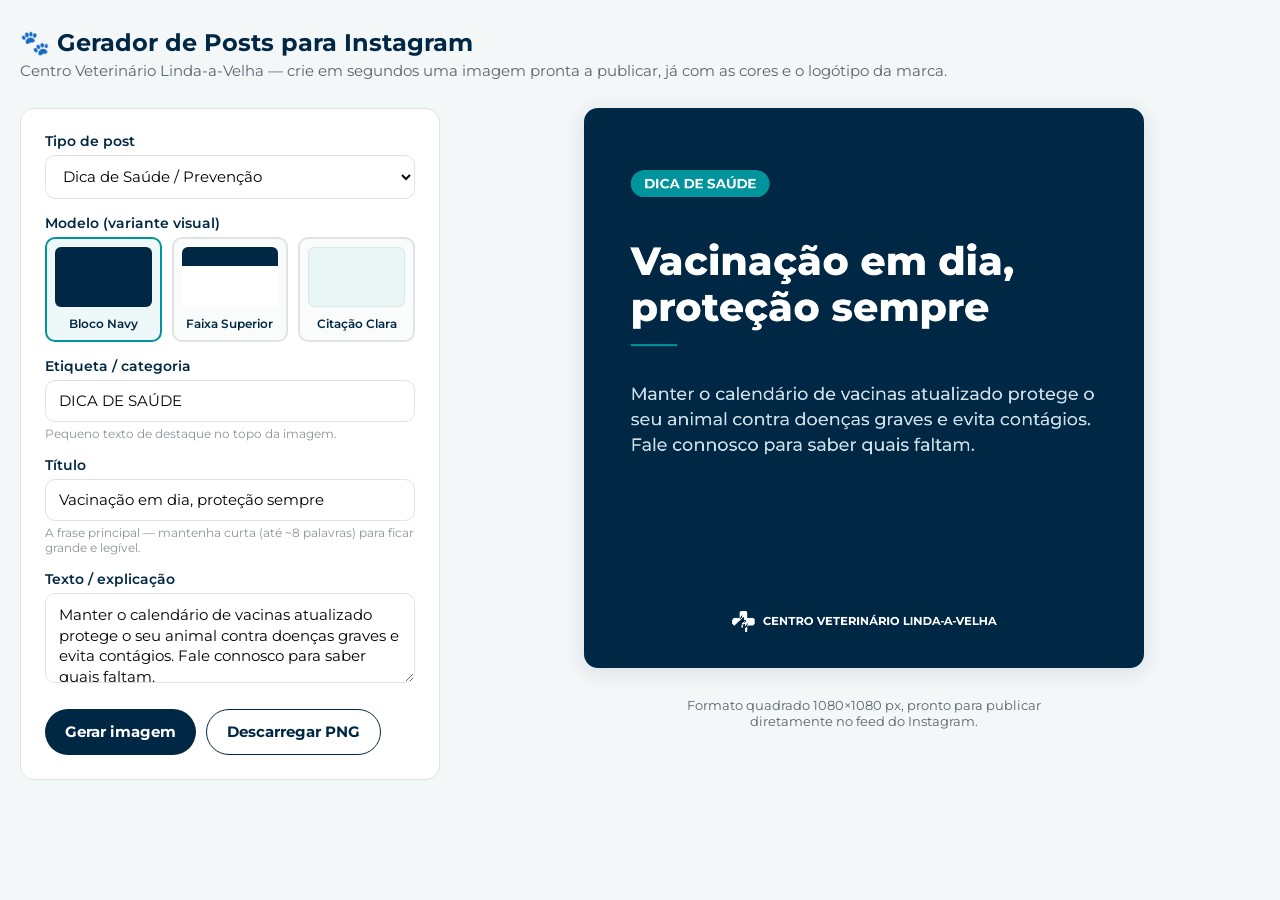
<file: CVLA_Gerador_Instagram.html>
<!DOCTYPE html>
<html lang="pt-PT">
<head>
<meta charset="UTF-8">
<meta name="viewport" content="width=device-width, initial-scale=1">
<title>Gerador de Posts Instagram — Centro Veterinário Linda-a-Velha</title>
<link rel="preconnect" href="https://fonts.googleapis.com">
<link href="https://fonts.googleapis.com/css2?family=Montserrat:wght@400;500;600;700;800&display=swap" rel="stylesheet">
<style>
  :root{
    --navy:#002845;
    --teal:#00949C;
    --gray:#5a646c;
    --bg-alt:#f4f7f8;
    --border:#dde3e6;
    --radius:14px;
  }
  *{box-sizing:border-box;}
  body{
    margin:0; font-family:'Montserrat',sans-serif; background:var(--bg-alt); color:#1a1a1a;
    padding:28px 20px 80px;
  }
  h1{ color:var(--navy); font-size:1.5rem; margin:0 0 4px; }
  .subtitle{ color:var(--gray); margin:0 0 28px; font-size:0.95rem; }
  .layout{ display:grid; grid-template-columns: 420px 1fr; gap:28px; max-width:1300px; margin:0 auto; align-items:start; }
  @media (max-width: 980px){ .layout{ grid-template-columns: 1fr; } }
  .panel{ background:#fff; border:1px solid var(--border); border-radius:var(--radius); padding:24px; }
  label{ display:block; font-weight:600; font-size:0.85rem; color:var(--navy); margin:16px 0 6px; }
  label:first-child{ margin-top:0; }
  select, input[type=text], textarea{
    width:100%; padding:11px 13px; border:1.5px solid var(--border); border-radius:10px;
    font-family:inherit; font-size:0.92rem; background:#fff;
  }
  textarea{ resize:vertical; min-height:90px; line-height:1.4; }
  .hint{ font-size:0.78rem; color:#8a949b; margin-top:4px; }
  .templates{ display:grid; grid-template-columns:repeat(3,1fr); gap:10px; }
  .tpl-card{
    border:2px solid var(--border); border-radius:10px; padding:8px; cursor:pointer; text-align:center;
    background:#fafcfc; transition:border-color .15s ease;
  }
  .tpl-card.active{ border-color:var(--teal); background:#eef8f9; }
  .tpl-card .swatch{ width:100%; height:60px; border-radius:6px; margin-bottom:6px; }
  .tpl-card span{ font-size:0.72rem; font-weight:600; color:var(--navy); }
  .swatch-a{ background:var(--navy); }
  .swatch-b{ background:linear-gradient(#002845 32%, #fff 32%); }
  .swatch-c{ background:#eaf5f6; border:1px solid #d5e8ea; }
  .actions{ display:flex; gap:10px; margin-top:22px; flex-wrap:wrap; }
  button{
    font-family:inherit; font-weight:700; font-size:0.92rem; padding:13px 20px; border-radius:999px;
    border:none; cursor:pointer;
  }
  .btn-navy{ background:var(--navy); color:#fff; }
  .btn-navy:hover{ background:#013a63; }
  .btn-outline{ background:#fff; color:var(--navy); border:1.5px solid var(--navy); }
  .preview-wrap{ display:flex; flex-direction:column; align-items:center; gap:16px; }
  #canvasHolder{
    width:100%; max-width:560px; aspect-ratio:1/1; background:#fff; border-radius:var(--radius);
    box-shadow:0 4px 22px rgba(0,40,69,0.12); overflow:hidden;
  }
  #canvasHolder canvas{ width:100%; height:100%; display:block; }
  .preview-note{ font-size:0.82rem; color:var(--gray); text-align:center; max-width:420px; }
</style>
</head>
<body>

<h1>🐾 Gerador de Posts para Instagram</h1>
<p class="subtitle">Centro Veterinário Linda-a-Velha — crie em segundos uma imagem pronta a publicar, já com as cores e o logótipo da marca.</p>

<div class="layout">

  <div class="panel">
    <label>Tipo de post</label>
    <select id="tipoPost">
      <option value="dica">Dica de Saúde / Prevenção</option>
      <option value="curiosidade">Curiosidade / Você sabia?</option>
      <option value="livre">Outro (personalizado)</option>
    </select>

    <label>Modelo (variante visual)</label>
    <div class="templates">
      <div class="tpl-card active" data-tpl="a">
        <div class="swatch swatch-a"></div>
        <span>Bloco Navy</span>
      </div>
      <div class="tpl-card" data-tpl="b">
        <div class="swatch swatch-b"></div>
        <span>Faixa Superior</span>
      </div>
      <div class="tpl-card" data-tpl="c">
        <div class="swatch swatch-c"></div>
        <span>Citação Clara</span>
      </div>
    </div>

    <label>Etiqueta / categoria</label>
    <input type="text" id="categoria" value="DICA DE SAÚDE">
    <div class="hint">Pequeno texto de destaque no topo da imagem.</div>

    <label>Título</label>
    <input type="text" id="titulo" value="Vacinação em dia, proteção sempre">
    <div class="hint">A frase principal — mantenha curta (até ~8 palavras) para ficar grande e legível.</div>

    <label>Texto / explicação</label>
    <textarea id="corpo">Manter o calendário de vacinas atualizado protege o seu animal contra doenças graves e evita contágios. Fale connosco para saber quais faltam.</textarea>

    <div class="actions">
      <button class="btn-navy" id="btnGerar">Gerar imagem</button>
      <button class="btn-outline" id="btnDownload">Descarregar PNG</button>
    </div>
  </div>

  <div class="preview-wrap">
    <div id="canvasHolder">
      <canvas id="cv" width="1080" height="1080"></canvas>
    </div>
    <p class="preview-note">Formato quadrado 1080×1080 px, pronto para publicar diretamente no feed do Instagram.</p>
  </div>

</div>

<script>
const LOGO_ICON_B64 = "[base64]/f1s8f4t73M9JT3/h6zVzs6/97u/+FuHkORKJRCKxP5jDHkAikUjMM0lkE4lEYh9JIptIJBL7SBLZRCKR2EeSyCYSicQ+kkQ2kUgk9pEksolEIrGPZIc9gMQBotr+KWbr66uGACJIfYtvV1QVVNv3a/OZ4/fbfH7zmYeNdvbJbvaPMaZ97/h993M2ZdL2d993RPZPYu8kkb2W2M2J2whrCOj44x3hFZEoLp375vGtP/7oicgOpLElhLDhsXabdrBtOkmIj+A+SeydJLJzztWKWSuezS0+uMG67b62+9hEETmCdK303ewrbUR27ILT/bwt318/v9l3zsr+S2xPEtk5ZbOTd6ci0L7W2k0FYS9CcNREZHw82wruHsVxGr9PYjZIIjuj7MbqkglT+J1YWsYYrLWY2j8ZQsB7395vNYZtReKwRWR87OPj2Wb/mo7PttnWSS6Ezb9eNvx9FF0oib2TRHbOGT+BdyvOtdDa+iHfFZKukO5aIA5ZUDZccLrj2amVz4SLSde1sotxJKGdX5LIXgNM8hnu9D2qSgjBN393n5v0+bPCVlZ9G0WxBZsufF3FPria3ycxOySRnVdkuDADduQEbgVUQNQAm6+UhxA2hCiJCM27NrPEthOLw/Y5Tprud/92zk1+H/XeCgHdzbbXv4dRCALxstV5uv59TP13tftNShxRksjOKE0cqzGmFYzGAlM81D7T+LwSiBEAXkE1gBgQ0DofZcOiFrW1Vn9PZuLne1+B9/SXjmEyy5VPfvQu4A7AAs8snP2655xzOOdb4Whu7fh2uZK/H3THoDq0TBs/tLp1MIbM2pHxExQRcD5gMhtfK4LiUYl+bCMZ3tcXJA0gAdMN0IC4t9TU+0OQAEGH4XKTL32JWURS0e4ZpfYjGmM2ihgeCQEjipgMEUMQ0CCEANqcygKoAdnoBlDv6/AtosjaxhIOhBCwYsAMBdSrEEKIn9+GNymZZKhRjBo8HglCkIBRc6j3eMCCxeLx4EHxGMnARtEVEbJ6/0Jz0VECikHADF0qXl3cn7XINsmUjchaVYayaVDiPmteZ7QW/[base64]/AsNp9/i9qKIivHn50bdcf+cDV0TVu9oU9yoEBRc83nsI8bVYg5gMA/h6nxsYcdlEH7cQNMTdF69qBKWVUFQQO+4Tljjb0ObClhwG80JyF8wJ44su1toogj6M+EIbuqLavTWfsV6VI48FldHP8BVE3SEzliK3vHnp8R8Afuzgtnpf+Szwz4/f8cDPDAaDuAAIhNrixxMvVCaLflzqfRWEgOKo3QdhzCfb3NsM1OCRaERDJ3Qs1BfDJLLzQBLZGaWdukPrn+2KZVvAJARU/Yb3Z6a2UM3GoHiAgavqj+6k1opgrCU3JorqJx/5TuBn920jjxY/dOKOiz+8Xg4oq7Jj4RsQizW2/k0Ej8YLnFB7XOpFNUJt6QIS3x/ERJEdKQ4Thu6XxMyTRHZG2VBboI7RHFqoFlXfhmAZ4kKOFTMiptpOUaMoN6e24uPjPj6SZZbqladuAj5z4Bt79Pj4iTsuvq/ygbJybSQBxsT9LhDFt96bGi3Yrsi2Nqt0FiKhFmYdFd3ETJPqyc4LEwPqZcRFMCmcKrohY5qs957gHMGVSFCsKtYIC0VG9cpT/4wksA3vfePSI3+++sJj/3k/t1ij0bdtFGNqV43RaK1293nn3w2mu74IELS1fBPzQbJkZ5WxEK7hwxv9rw3Rko0neVWWyFiMbXsfPFqtc2xpkSsvP/154MsOZJtml2/[base64]/de+7yyqgGhCbY61FOrvVh27ibJTYMGLJJpGdF9IvOcd0RbYR4ybioCpL1DvyzLJY2MWVF5/4buBzJIGdBneuv/L0zx9bKLAKEhyiAcUT1MWMvHaG0QmrSy6CuSRZsrPKNpYswcVIApu1lmyzwBVzXz1FZhh86qlbgRcPb0Pmnpv6N931e5WCEpMQjDGt1SohKqtX2eIjErNMsmTnlG6o1vhimIgiKP0igySw+82r668++98WRkADRqI/vJv4EWSsQE8K35orksjOKV0Ld1Rg4zQ1s4Y3nn8snc0Hww+tfeaZHyiyJpKjrmswLrASU3LjfWJeSL/mHNLUJG1OXt9ash5DwBIoP/30scMd5TXHjy3kgoaSqqo2qT2b4mPnkSSyM4oRQTRWg+3lOb08x1CXKAS89xRFQZZliFiMIfppcZSffvoXgCuHOPxrktde/Ji6z/zmw+pK1HmCBwlCJobcgjGKGI+xaYIxTySRnVGaBodNxEAT89rgqoqydHjvUY3ZXOodS/0M4K8d2sATF6+/7jjBedT7tmGlMQaCQ9VBU/sgMRckkZ1RuuX1mg6y0J1+CpV3dSysYjWw1O/xhUtPJDPpkHnt0mPaKywQ8CGgdZZYUAGXQrnmjSSyM0q3DXVTd0BEsDa2RDF5HkOFQqgt2Jzll55Mp+8RYe3lp/T4sQWQgAs+Cmyz8IWkZIQ5Iv2SM0pjvTaugmbamWVZ9MPavK5v6smN8vrlR5PAHjHe/OQj2stzfFXFi6TJILOH3mQyMV2SyM4ovvbnwdCqHc/sCiGQWcP6p5/53sMca2Jz1l98/[base64]/knPnfY40zsjMErT/xEntt2dpKYH9KvOcM0J2QTwtXWis0sJ5b6AO847DEmdsz3li8/cSKl1s4f2WEPIHF1aBi2+u5mehljGLz0+NuAPzy0wSWulqetyFc4t7G7cGJ2SZbsrFJHEYz387LWQhLYWeXdvcyCTyI7TySRnVXqbC4YrbiV/HmzzfILj/ziaEfFxKyTzsgZJc/[base64]/TtZpjNFEtlZRWs/rEg31/[base64]/kFwFs0c6M2cdEQyCTb/kPHI9pAWvWSedmjOAjM/2tPuzmWTJzi9vnySsafo/W6Si3TPKeEPTZOXMJV9+2ANI7J1k/[base64]/[base64]/QXWX3nyd4CvOuzBJhIHRXIXJKbBN/VP3Xdidb3CqUEl1lKw1pJnBXnRA5MzGFT0bv3gVwN3AH8P+DvAbx3u0BOJ/SVZsok90T91nwwqD4BkOVZik74ss1hrWb788PWLd3zt6yYYgneUpUNuvu8y5fplCCwt5P9i+eVnA6mmSWJOSSKbuGqOnXlABgMPWY7Jc3JrMARcOcCIxVWe4vSF1wOgImDz2F5VPWC47sQJ3rj0UGqbmphrksjOMmqAUN8fLNff+UCxWlaQF9heD/f8r72b6Ab4D4tnLj6kPlB5R6itXIoeNiuAgPrA4oljSWB3iFHwhz2IxFWTRPao0wpoLahHgx9848pyhc0hBHwVAEpgcfHOBx8auAp1HlUFKxRFH5MVuEFJUMdiL+fKpYeTwO4S0WE52ca5Esb2YnO0pJ17dEgiO3NsIrYHaM1ef/a+H0EMmHosIbB454MvGiOvVlVF8H7oYVUIIWBcRfAVVgNFWm/dNUbrot2JmSOJbGLXrK2tYW0fYzOceNQ5yrJERAauiu4LMQZFQaN7QFXoZ5aVV556H/Abh70NicRBkUyKxG55NjjFisFaS2YsiOCd4pwDwFhLnudkWbyGhxAoMsPKK48/RxLYxDVGEtnEbnnBmHjYGGOstTki8d+CxZiMPO8xeOHhv9C8DgJvvvjItwB3Hs6QE4nDI4lsYre8zRiDqrLyyV/rA4jY+iYYYxARFt/9da83PsS6yeN3Hd6QE4nDI/lkE7vlL3ivqChLZz+0oioxigAAQwgB7ytC8KWqggRqi/bkIY45kTg0kiWb2C1/3vheVZUostFkDSEQvMc5hx8MCD6+rm5b/trhDDeROFxm15LVbSIBZf7jXUIIWGtRbafkB8GvixkWfvEaEBFEDNZCbixqPeura4gIaltL9y7gPx7UIOeE6yFezEIIUPu+47Edf+/xX735d9ju/DhqjI93m+N5u+Ndt9v+EEa/Q2RX59C2n99hdi1Zka1vc07zI0dr8kBPqH8zXNACEa1FNu5zxYMPSJZhrQXAe0/v9H1/CvxPBznQeeIAL6IHwobtOejtM2aDXuzXuTS7InuN01g3ByywLJ0+98dqZPSANIpI/DuEEK2ueoyEAKqUZcXiqXv/5oEOdva5vvsPmTMD4jCFtjEMZIIFO+1zamZFdnwnbbXT5pFxS/YgxPaGOy7a0gUUISAx78wM97khoN4RvEMrxTsFBDKL5BllzAFNcbKJlsMS2iYKpvn+/dSMIyuy17qIbsfIPjgYkf2F1fUyRIHVDb+Dqo83Ql3qMMeaAkyOsQXG5vgost+93wOdJyYd8/Nw/I9vz8g2HdD2dQV2P/XlyIrsdlzrIjy+rfstssfPXPy2IIJYE1dXaksgfrcnqCOEKLQA/WKBft7PMpMTQ7sA7zh2+/2v7OtA54sbuv+Yd3fBQZ6347O/Jsa7uU2T2Y0uuMaJCQExfErZd5G9ca0cEIiFuAlgbHOg1j5YDRjVxonAlcsf+T8AlT31wJ+rhljcRDKWX3j8bfs50MRsISIbxO4gXF/NusEk40xE2uenwf6KrASMmp0X6BOGNVJrNivwN/fWau3OHBJGph22Dufx9Yv8PlUcvf7MOXljdQBiIYvRAqZjxeK1rrcXLQMRg4ilf+uD/8EjBOdABJMbpNeD1G5mN5QwKjyy4biYfaYptDsuCBrjHjeMYz9mwvsmsrZebRZ0ZFsaqVAm+GCMILXIZk1FzBDf313oATZcacZSOPceR7cN233+XiYc3S0zMvKveJJhUR93m/fxD5vty5l39xsrJahgi4KgIKoUWYYGxYghyzuJCMHhvcf7gPNrmKyoyyHGIAMTf9O37uB733rs9Af+ZPnlX5+xYM+pU6lovW8VA2gIYDphR/ULhXgBPDIVh7dhO0vRZPnEx0Xj+2zHVTUy9a8v+EUe3x8wGxaH29eqokgdqePplkYfP733oheH5y6YJFLtjlCkDhMSkVgyj01iQ5vPafZb/ccsW7rdq3Forj9b/cayL6fWPylOX3iWIFDHvEoIeB8P6sZvNfqbCGDq36w+kbQRhLDTC8FD2S3n/sS7Lbfp94gLaE/tYftmgT9oLdgmgqOeRXjt7J8JluCRZxvRUh9dTFLX0ZX2/B4/Lup/d6qXG4b7QxlqxchCbfPHpvtqetf3fRPZgInuAia7C8yYcEK9WUGBgJd6airxIa2fN4S4X9qr0ejnxh8lBhqrbG5PitnbgbjVlU2awe4FGS3SHPehGVa+l3oPTl9gXzh+5sKZtfUK7zxYS7/fZ+2Fh5f6t11ciZZq3Thxi/hCg62zjgQRRb2jKIptvzy75d4PeeeaKfEvAN869pJPyI3v+Wq8Q//gd/aynbPAStylAnVERxAQY6KbBqJ7rXusSRSWvS/e7PX9Wx+X21myqh603nLd6CHxwW0ScTE609VNXALD7691aFwrpugX3t/ogh34Y0dO1FpgYRjU7uqA+/HVv+ZmxWCQ4U2kFXAI9RXw4O+DQKgFcPf3nf3TnEtjB8E+CeydxY3vPbO6uo6vKjCGXhTYB4FvsNa2llSTDNG9ASPWlpUMU2d94UrybcZ77Na7xWtAegUiGcDfHn/NdXc++NVRaeyUN/1IMhJdoKqxQ4IqWZaR1TOMkZjPaVzg98z2x+V20UGGoThNEqnuNk8Kxeq6CMYt2e2+e2Z8sptZkaJh7N9+eJWqfa9BQINEMxZiXjH1zsHWO2FsmjBuERMINFPvMOFeNnl8Z/ey1fslgIKaEBOednkfif7X5nM7zrf6TlACRgOCYnXPgvuD2Y3vuRTIKPICb8FklvUXH1kinux/0LU+xi35kQNUDahgMosawTmHGMNrlx57bovv//qVgYuLY3VXhd7pe/908PLTXwT8Y+DtwM9XLnbHpVoH+CXgm/e64UeY662Y2u1iINTTYIVe0YsCYuqLnafNAFR8LUyH7aHd/PuN3dq+C2Ezoat9sjbfJCGn8dXWNTXU1+4rO3Q/1vddZMyineZ16tB8ss0Ja8f2pTFxSuy2uJioKtZmcUpha39C1y9V35vaqpx4L5s8vsN73eb5xirlau7VDH2wErej9dEShVdlaDUPv/uq+aPs5rt+xGPJshwxBmvjTOHYHV+7oqo/7+vqWlu6SRorFosPARGLEsiMYfB7z97KFkW7F26568NxIwWtKjAW75XeLee+YK18nzGGgOCcxs/NCoAXmHORhSakaCgQjQJsugp/CN2LN7J3gR8aSRut2aHFKsQFKwP4+t9hwwL4TheudB+mAQcmsuMWLLVPJerjcIopKIjB1tPB0asVeK1dCiZOKFQV00wP4gfvaEftNQ5u2+iCWhiv5n7Cp42OHbCATsX5C73T932pV8H2FrHGEDr71LkYMRBCGF148aMhY81z1loEm1WVd/gKj6eXKcCLWwzh3w88YIYrysYY1Ae8BryXer9I64rs9xYA/tM9b/zR5vV4NGuc1Rkh+rhjBbRA14qT2h8bcXuO89xfK1h2IHoq0V5q7ut3xruubSISZ75i6lUyMGY02cDUmYjtAvlm7iadfijkAV3yJnVX1RiOMkbrz7OxlUnXga8hdkbFj/pbXO279XicBvzhO6X2RLPIBWbEKlEZ3sZnU+Hqf8ofL9dKkAL38mM32Dy33ciBUEcUANi6d1ee5xsWHbq35csffnvrs3XlhtnKOMdvO/82xSJZgTU5ea9HqALBK74WWqeKb5IvVJB4kvzbq93oGeHVoVAERBRjwFqhdAOcG+CdI3jfpjVDGDryjzAawrY3gov3fuNzzsVb4yrR+vgYuhTtiH913Ee73W2a7J8l2xRs7iCdH9/m+cjiSRMWFHeOaf0rIxssgqmjsbU+8Zs0ToF2NRKAzMSrW4fRz9p6+Nvu6B3+Do3ltat70TZEp5kBxIyp5lMDagxOFTWGUDrMYm9nAxojv/nc94NtL2Yrn/y1swt3PPCcGwxdA5OKacQ6ttpauwDly4/9deBs/7aLf8fkBre+Cm7AlVef/sXNvv/4rXfJmjP0e0tIZk1VDUJVlfE7sgytLZLgQfGIZJg8b8oofu6qNnp2+PGFfu8nqqoCib7t4Bx+2GMtGm+qhMYCE0GMIbPFRJ/lTgVk2qml2zE+riIzeO9wzoMq0h6DtQVqhu4C7308cYzgjSHLDNVgjTy3ZFkWF9DrY7Q5jp3XkfCt7dwLW0XSdB7svqH98+DcBWNXV+/9SMRAdyNiULuCGhRfm/nRTRBjjesdJIooHQEY+mLwdfhHoA22E9H234IZDcIbu+++b9L9Vu/X+kIQ0HqBbXf3aCfeN+6RuE06DOuSANSdCHB+oztmZ/w952Lx4hAC2ekLr4nR57z3SNhoqTZ/L1/6yFJ2y/kVXy9odTrTvgZcjkN2gKfoZbCF33S1dATbI7eG1UsfPtO/7eIlH6I1oqr1NLCeLis0LiIwfeDLr2ajZ4nly4/8O+BTwP8R+DXgUeB1or/27cC7AAf8f4E/Af5S/dzfqT+iBP4YWKyfL4EVYGmLe4A/mMLwV+vvnXT/l8b+XY79+wng0yfOXPiTEAJeNU5ivcP5MIztag57k4FYVOLMy9p4TFdVhTGGoihaN5dzro16GY9Dbo7zcXfYjhAZFdrmYU6e2/2H7YDtgrcmrfA1iAi+HEAtwFmWkdvo73vj0iN3As0JFoBbgLcB76gfu57hgXIt8Ang08C37/J9X2JP3v3HoQpgi3rBTaNTWJrMu9Eg+NbnKkJZllRliRhDr9drLdtoNZQ4V1FkMHjl2aeBezYZwzPy5f/ZPbJwjPDKU18OnO3f+uCvloNBtGLx9VpYaEO2ROOC50JesPLCR+4Cntn9LkvMOL8C/MMTd1x8pfKhXmSNMcTeR8Mjt7Z2pcT1m7ye/TTHaNMMtI3IGGsEWlXVlgPYjUth30Q2xrqNpb6OZaV049lC58phjGBNoJ9nvPnC098N/Mt9GeQ1TH7yLnFBQTKsyaOghYBkQpZl+HKYcDDpNu6rBdpsMIJHpMJ95jd/DviOzcaweOoDsrY2IDt2giLv25VP/tqXFacu/kFVVRRFgQ9x4UxEMJKBEbQOVbKiHCtyXn/+4aPvgEwcFD924s4Lf3d9MCCEGPoWdLTWRmMotLrTuCs7ImuMuSqRHcko62rd1Yrstqvrxox80bDAxdjJ20l7M/UVZ/nyI3+JOMVJTJ83+zfffSLUotUsELQHHJBlWevz7tL16YUQKIoCY0wbgdD+xnj8Z575ZmBTXyzwHnnH1/w2WUF/aan1u1alA1WyoiAEFxc/DBhjESwBITgPrmSpn7H80pNJZBPj/O7xMxe+clC52nVgQcyIzmzmp9bO+bAVm/lsm/tu9NL++WRjLbz4d/AjQcDDq4hvT+Zev8/6S088DpzftzEllu073n+CLMNkhsxmIwdH6RyhqihDoMiykYOtu0CpIWCzjPUXH7kVuHvp7Id+3DmHeo9YS7/owdYC+0vZTXf/NlgW+n2sCGtVSQjRl42JlsawnXj0vQeiKyPGzNL4gROJcb7iyvOPKfDx7OZ73letr4PN2mNnNK12dLGrOb5lu4W/Zl2IjQI7boDu21EqIm1YUbMC2o1BiyF/Bmsz+v0if/2TD5f7NZZE5MSZC8cDhiJfiKut1hDqKk/DQPcYxrBZRlebRBJdBNcTF2GaFxE+89StbB0TS++We77FYyArotWsHlEfs21MjHcMxFjdGK/bZDJpHQNpkDzn9cuPPjTN/ZOYO97rPv0xve7OB2UwGFBV1UjExXjUTDQk2Hndgi2Etsu2Irvj+ozQZis1WFF8XTenWYCPAfeKqLDYz3j98uOfAW7a6Vckrp71KiBZQRWGYQpNeItYQ9BYRi/LcoLzSDQqR4gpilA6R37rBz8uIh9XXyF4ijyDbQQW+ETpPDbrETC8+cmHTiye+eAbgegr89pd9Y0hSoLgVaMQBxNL2+YW4IGp7qDEXPLmJx9SIFx3+/12bVBB28Ze2toPTeaYCe6q0zA2E9pNfbLNotVQHEfNZxGJgcI6DMWKn92xgqzBZtFv51HUeVw1AOfQ3/v1B4BkiRwcXyw33fvnkFH0FuMjEhj25vIxV67JdiiVIi8oelkfwnrpBrUVa6Lg1a4G7ysYrLHYt6y8/[base64]//1i+axn3pPVqXkUSyeDH3YapZX5u6C0JtlZrm77HvHK7UZa3AiijBedTEtiPBe6S9EniWFvssP59Wgw+apdvvkbKMU3SDAa3q3PEoWM1MxGtcvQfIbU4IjrKKmTKN/8rVqZtCDAhfWii48uJTO/1Nv8c1/t8NT41XZ2sqrcXizTr2Wl8lF37iqvnm9VeevLJ05v6/ubq6DgSMsWhuMJqhmJj2PxJ5UCdEidlSgIcz/uFrtvXJblpxrDWf4wm6cvmjXwJw7MyH/iiECvIsXiWcQ4wQXv3Ne5n/SvZHkkHp4jQos4iamPVSDcAMW3sbY8mkYPWFDx8H6N3+oSue4aJYO0UKDmPAf+rptwG/z87rX3zTdbff9ysxJtFMvHAPCYDUPv6Nzwpap1cnElfNd648//h3nnj3B2Vt3YEFIcOoqdO7q9AWmpL6Kr9N2OpmbCGyY+fOhoLLpo0gqNV7BSCo4DUGtDvvgMD1x45lJIE9LN6vYjD1FdgYhRDwrooXZ1MLLHHha/H2b1gL4MpyEOftTdGjEAi+wqAs9XsAf7jTAbzl9nNSukCltQ0cYu0FxA9XcpvjuX6PER0R2MZCaHxeS73tuywkEtvxxnOPKvA3ls5e/Ffee4KAxcYYbUAaa3Ys0WDvGV/dYiRjPrThS2x90matTxZAnacKVYxxxONeeebdwO/ueESJqZLfcrcElXr6DZmNFqnX0JmlxDTa2IyvaXy4jvQy1AHeIwioJ3z22TuBrYpvj/CWsxdkbbAeK2gJKCYWv2niEJtolPo4a4pNN/GxzYHYLCQYAkY95aefeQfzXyAmcXA80rv1/[base64]/nC498L/M7ypYf/bi9TMhNYfuWpr9jJdy7c/D4xN77v55ZXB7igOIXgfazz22lnvTUbL/KGYeTBDWfv+7Md7YBEYodcef6xD6IOaTIbOxW69kK22QeMiLVuVGNVxVhLoIkhA+rme8ePLwL86Z5GlpgKq5964ruOnb340yEEbJ6hQdDg8E7pH1tk7dIjLwK3bvERP7r6yjP/Wf7lX/VNwNntvu+GM/fLegmmKNoVWowhKwqk09fJl2UtttK2HIKmxKMhVmAcFqSxMqxsryoEvSYaKSYOlkf0c7912tz4vlcwFq0qNMsper32OCzqur5VXSJ0UmFwxny421uyEyzjgEFDXbUpz1hYWij6vQKxwkI/583Lj6al36PDW733ON9kusQDYHFhkbVLj3yUrQW24RurP/jErwL/[base64]/byuQjGWATomoVVlfXkHe895GFxQVZTdW4EtPjtxZ6ucTEGY19B5skHK1n8U1/PRlKaIz/FobdAiLbWLIbs2qaR6RZwAhKNVjDDdZxr/76EjuzjBIHxPGz53/M+4qlxYLly48p8FPEIt+7Edjt+J431koUiS4BG3PBVZurv4xU8RovrNFaszrsaWa0uwjWxNWaNv3W5hnkBdiM0isn7ri4N8dZItHhjeef+Jk8z9vaHnHR2E/01Y4cwxNmZpuLrMSMnkBsb61j77XWkmd5bN89GBC7jLC8561LTJOV5TdXyKzw5qV9s/Sqxdsv/JRkBVkRfVfOOaqqGul0qz5AqNsFxVZ32DqjMKbJDlNr46JqqGNi64yvJoGBOhVXBWtzbNGPhWaurFDcfG8S2sS0+FvrLz3x31sBX5Wxv1ptJEx0cYnp1N8YZXufbCcJoZv9FauLe9xgHcp1Vj/1Gyd3vx2J/SQ7ee8xvKf69Mc/uA8f/3bgy/NbP1isrZXRTy+2TVoILnYanVQcedwC6MbntgViFMZnUirDcC7vHNZa3MuP3R0+9cTdkveoBgN6t5wT4Af3YXsT1x7/zdJS7GQ17oudVHFrM2t2a5GV4W0kvVZiNXxXN9I7ccP1EKegiSPC4q0XxFeexeuuA3hkyh//V+XUvZ+X0+f/0A3K6KgidhrGmDYGVxBMfbNS3xAyGS4mjFoFZtgpkhB9YbXQBkY9s2LajqrvBO4Kn3riy7OFJZwP9G+++0emvL2Ja5Q3Lj2ivV5v2PC18dEy2V1wVfVk4zQudP42oODX10CU8HvP7CoDKLH/XH/rPRJCRt7LWXnxic9O+eO/s3/H/b9Y13yLR1CIzS6ttW21rtglNLaN0SaWWnVMWIfXeKmLcyOCBj9mDMQSi92HrLUE5ylOX/hZNLoSDBaTgfcVJ07fJW/ssDJYIrEVC718MQRWm+t/6ERotXmJnSxw0TBiEJhJZrBIXVM0aH0TJET/mUXIDBS9HLSEJLBHjf/nwBkGg3XKTz35caKlNxUWbr1Hspvv+jnvomhSubiKKjFVV50nk4zBCx/94kxM9KkGF7Nn6iIzMUuQaPUSp2FBHSE4VD3gEBPr1SoSc8e9Q7yD4NvaBSGAq8MIg8ZeYEHrfHNjWQsKcPO0tj1x7fKFTz76BgRcnS0JBmMyVAXvFOdC3Y/OQ/CxznaHbXyyw3CtZtonAEFxriLP9pAwltgP/lVx873/xcB7+jEF9j3T+uATdzwo62XAu4Ary2jFWojhV4qEYffPxdu/9s8Uv8EfO7FxXfN3J7V2GM7VFIWhTW+E7TNwVKAqA/nN7//MtLY/cU2TDT71sVPRIBBMnT3ZZB+ajtlqmjKgdB8bY5i1AHVSe7Qsxg7sUA1YjNWYEkcEeftX/41qUFL0ctY+9bH/ZVqfu3jrfbK8vByt0SwHMeQ2IzO28YuiqrGEYu2r345NxXYqGCTLcQMH8K+m+MGJa5eX0QDq2mJYsVEhHaNg8nG8RQjX2ArwSNaDB2N4/dJTD09zKxJ74gtZnlMs9ll/6YkfBL59Gh964swFWV9fJ6Bk1kbfa5a1CwFdkW1iYbvxhDu9jbOV6O4kl7wo+iCGt5y98DeufusTiSEiCi62rJlU12CzWgfZUDjHD+qmmHNzz0j2ztLCIsDFqW9J4mp5S/V7H5+mOfj3gV91VcCYDK91w0Uz7PI5YoniYwJXnUwwjYDVSSFfO6XyCl4YlKlNTWI69Hs5a24QC2HVjFuxk47QTaMLhtYr2KYcnjZtowPLLzz+e1PfisSR4PidH5LB6lp7gbXWxplSR1Qba7Xx8TcH2/CivTtxGxfQzYK+J712EsErmAy/[base64]/sXoR0K0QUrMEFZeG2+08Dr+75QxPXPP0iWzS7dIZtFNm6Wr7WOechBKqqQuqq4K6quO7YsRS7NX883D9135L3noXFxbpecEbWK8iKHIzgNaAqGJO1gppZS9Z2Kx5OncYXTLe6NTQC3DRvHF8v6C6uqWrsI/epJ5b6/X7stltHN8TnPaqeIIFBWZLfcvdJ4I8OfK8m5oovfPLR39E2Vju0RZC6LbjC7uJkh7QWiIHXLj2Sgrzni1/un7rvwcH6gKqqWF9f31IEt5raX029zb2weObBlcY/3EVEsFntTwac81x358UvPbCBJeaVWyfOtLqZsWOlOduMrw3WxdjJ1VgQtU/uH+3XFiQOnAfMje/7K4P1AWSWrIh+VxXb3kKdDqCdLEDRYTB2w0GKq4i04WJNpa/mcQBRj61DzrAGVLmyugaxsM0nDmygibkjMzbKqZgN1Qknvn7TZxqRbTN5YpHaImYSffPeh5o4CtiTH3hEg2J7PXp1m43SO3wz5QlD4Rx2kN2cgxLaxj/cjckdGglKCB5Tt76xWYava9jaU/d/3hC+WkKg/PTT/5zUhy6xS4yBbtiKihkp0r3h9ZMenOQLaw7itRef/E+mN9zEYbJ4+3kJlYc8R2yOV6F0gap0BB8vrIFYfLvttdXxvzZC170FDs5d0MywYOgTa6IfIPrGJGhMCbcF1haoGJyL6wz25N1/l9S+JrFL2owvGGmLtBkbXrFZncRhgQ9+fM+jTBw6i7efl7W1AWRZbHLYFNt2VWyIqSFWYQnDgu3jWV4TUa2bIR4c4+LfPBY0Fg2XoIjGwjSqCmIwC8cIqsiN73/k+Nnzqdh3YscYY/[base64]/XnHv2LI1XjlDHDYjwZQSROCZ0jVFXr48qMoSgKoO7z1QSfJ2aVJxZuu09W1wb0FhYgKEWWk9sMO3QFEXysh2lNFCQrkBliJTajdb8t8BrquNkousPuXBaIq/pibdtwUyUWgAuq8QZb3raj6xroHJfXR3dGFo1WBK8wqErKssSHiuBKBqsrhMGgNL6OkgiGLC/IFo5RBaG4+d7vveHsfcmFkJjIDXdc+JOmvIBowIrvuFQzVOzI6zNTnwDjhWYhRGsnlpqPwd1JZGeVJxZvv3D/+qAC7/FVRZYVIy8wdX325iLcCCdMjifYKivLMrpouh+0nW9rFm5/[base64]/tXHIfJICrENnNnkiCOvP80nW3fVCcC9iiT5ZlbXZUl2HGyqg3dLdFtsfpvm4/jqVuWOEk42An49vqOacBrEXynJBlLK9X5CfvElKhmcQuMd1q9uMK3TwXYue7FF0wO7y/d9M937Kyvkae5ywsLGDrvkQ7EjzdmSW409t+0nz+eK2F7ca0VXGaxt0Qs4hDXcYxx6nQv/X8SabYOy0xe+y2SlzWHni1wCpxGhbqA86F6OcSY7A2zZiOOtffflHeWF6m6BVx5dxYrlx6+MTxOz/0hjEOiPUnQojpgBt+Ud1hs8LtxLN5fkqugXEag6DxrXbXE7YMMauZZDA0r/GqFEUPasNDRJDcoOrxwVOcOvfbuEr6mfDmK8/+I+D/OvUNTBxZdiuyJoSAet9m93TplpWTZMnOAn91eTDA9vrYLEdVKcuShVsvvNG4CRrf5Xbs1ZJt2SdLVjvFYcZ7inV9rbu1ZBuDI4SAtZai6GeZaQo1S2xF7gNqM1ad0jv53v8b8Bf3ZSMTR5Jdi2z8vwFr4424UtsuhKlCR2wTR5aH8lP3/aJHwBhKV2GznLxX4DVQlmVdRS3D2rxNQ23iV5uIEkOMkd6zC2A8Y2zKmPr4HBfLxhgYP16b7c2yjDzP2+Pbdj6nS/n8w18sYjOCOgkaExmQ+j05iqDGUqkhv/n9//HYrXcLqTrdNcNmF+hJOplM0/ngny6dfeBDXmOWlvcBHetBBBsztjYsTO2TIO4HjTh2Z1fdSBk7JsLdk6Cx5CdZJKqxGV5x24N/5srKhcq16xVKp1OpNagxqBpcMKw7pX/[base64]/[base64]/ZCJH1T/o75gWYOqQysHPrCwuAhJYBNjJJGdIZZO3yNrpaJisEYwVrBYfKgYVA40YAgEjWFcqI7M++MU1wz9sKpRS4MSDGQSrbVYTejqx7mTzO5ub8+tPqN5XVfyG/kcCmkY+k7ri4Qx3RZKzcJXvVgG9PI8fu6E2FoYbn7jZhExWDQ2lZRhU9FMBCeQZcLqS4/[base64]/uePbGJt2FocdKpybm5VbtZy2U3WOP4sSXevPTR8YFeBFh5/kmAzxB70v1/Trz7g885FygrH+OIvQMJOPUxogDqNqS1e8EoYgE/6tsVUaxAdWUFJNDLhfXP/+43AL+y/U5JXIskd8HR56vMjXf9O4Ci1yOo4qoKk0WfolGJizIiUYCbKIKxQikbqAV2UtbUdBa+zFBoFXbmRBjSinE7lOH7DQGvjjcvfXRlm485CfwEwBvPPdp9/HPAPwT+f53HrgCvX3fnxVe99wQUPDgNeF8hGl0HeW7p5RneQD+T3p9dfmJ9VxuWuOZIInt0UeDLspvu+aMsyyg//dRXAt9w/OyDf3+lM+0fX/RpYj2bVNlWZBv3QSOmm9Qj6H7WQdOdLXXdC2HksYCgHFvoAyxe5Ve9E5joP33zk48A/EfgR6+788I/X193eO+wJqPXz7hy+YnUKSGxK5LIHlGuv/2iWS1LVLXptfYPgTuuXH7o8fzmc8/uNTtrq8SD6fhja8Gu/1cHRG0as2AIo4sGnU6gHW8sgiIauPLi00t7H+Sm/AXgR9/85GM/Wv/7C8Bb9vH7EnNMyvg6glx/[base64]/[base64]/EzFyW75dwnQulrwbE7Cng6ujUG4uitmGG0Q7dfHHUtgTqMrGF0e6LQqnpCcHjvXek8VVlSDiqCGk7ccTFVYkkceXblLkiiO1X+Wu+We/[base64]//tKZDwox9Ooc8I3ATxJDrxKJQ2VzS7a7YMKs1GQ68iwfO3vh+Mp6icmK6G/VutNqnZ2vQQniMWbU1dj6Wuv75uo4qQPAYRPX3EyMJDCW4OvYAFVCbZTm7eJdQIOPCQb9fvHa5YcGAFcuPd583CMnzpx7YGV9UKfDxo4FIrauKWDw6qnWB5h33f2niD4tIgQ3+LdY+31FXjB4+enUqSBxaOzKkk3ugj3xk/mp+46vDDzYgjAowQVwDi0HsbOBegJ+R/t53GI9KgLbEOuBZXi1ddhW7X+tkwyqqmIwGLC+uoovByz2CxqBHePiG88/pe4zv/mTS/0cNODXVwmubAu4+BA7yYpYrMnIbA7ZIpgepVfk5nuey0+dk+vuuF+AHwT+/AB3ReIaR+Tm+yY+oeqwWUbw0aeWoRS5YeXFx47W2TwbfLW55fwn1BNblFgL1QDJDOIdIThym6FSt6vOslhpn439qTak0TLZP6uHekGMFqyR6Arw1C4Q9YgBa8ANBrESGMqJ647x+uXHd3pcVcB54M8Wzn7oJTeIjQ6FWC3LECMxgrFtTG4IDnUVBBcjMfCUr/5mOo4TV8V1t98nK+tKMJbM1NEFdScNrzZGF4Shy28Hlmxdci4ZsVdFcfPdIjd+4BPqdaTtOtaS26wVhqa3VJblTRrtVXGULNqAEtQhqojoMOtMDZJlmDzn+LHF3QgsQA48A7y4dvmj2i8MGkqCKwm+im1ifMANHMGDkYzw8qM32P4SpreI5Dma9chvfr8AP7w/W56Yb3a3lLXpqzMTq+5rCBDiSm+32nxia5ZOn5Pi1DnxTe+nOu8+w9OzkFuDqMdaS97rg7FEz7fBl6NN/jbrtgp1BEJddUub8oWH/jsFcCWCAzeAcp3FLCO8/Oh7iywHQJ0SnOPNF578ob1805XnH1b97LPvWVwoMEapqpJqfSX2OwuOKgTsmW94zT3/a1/hX3rkPXnRxwPOC/bk+35o4dZ7BPj9KWx04hqhW1QJ6hRyiK2egrZ98homL3xJQOry+N36s8ma3TFfX2FQ6qLZzRSfWFk7qG8XFEcZ7u1JFbFmyScueU5mhOBiDVYTU7cGUmevWSv0+8cA/tspfN3HV15+qvn7n504c/6/KZ1El3dVEXyFnH7wd2Nl8+g2wMQOE2XlueGO8+987dITR2cKkJgZZAdRATs2eZqc+MSW/MbCrfeIfPl7Ptxt4GetbWcBIQRcvWCz1Y0J1mvbIfXQLdXtEYli6jW2w3nz8kNvBf6iqqK+osgzll94dD8OqP/6jeef0LWXH//lfs8CJVTrsLYMq69BuYy1Dv3Mb3xr+PSvf2ueW5aXl/dhGIlria0O5E1DuFRGuygkgd2W7yxuet/PeRWkTiFtrmHjBViGrUy2oVNDYLy19VEnOBcPHu9RYwFeBy4759AQWH3hsf9+n4fwjVcuP6TAK8DPnnj3Az9RVVm1+sJT7wSeB5YA1l/62P/au/k9Qgzx+op9HlNizmh0svl7ktpOji6QQCYGESir2qoyhoXCsvpCii6YwG3mxve9pAK93kItjILWMbDjvlXYXijD2OvGq2ltJ9KHflH0MUUYDxhDr9cjhEBVrcbsrs99/CgdR18PfBnw/zjsgSSOPifOXJCVdU8wFivaRhcEFA0W3+ZrRiZbstq0DhmpqXf4J+4R5Pht52V5bR3EkOV5rDsQtBXYSdN92F4EJ7kEZmn/S53J1YSlDZwHV2Gt5djSkSs58KvAf3nYg0jMJzusXXD0p6eHwXVnPxgFNs/JsgwRwanigwe/0YfadRdsZ8mK2dzVAEffZWBFyKylQgkugK8wmeA+/[base64]/mXOOsLp25f2lQesKYhblVwsBc0inuvaHod03s6hBwgxJRz5VPP/mzBz3MXfDthz2AxGzQLmm1TUm0VcYwIcJg1KQab1XSsXBjRtI1zavmpvcvra6s1bVaY4iWENokA/UB0WHo1jzTWLDjDRjbpo3Y2k8da8WeWOoDfOdhjzuRmCbdHnutoTVmi5rNgt2lsVSMtFZL3cbkWiwZVx4/c+GkqkCeMy6iseh0qCtpXRuWrOm4Cbp+4u7xEy/UnsV+xmvP76o+QSJxpGmO/SZJS+synt3nGjZ1skpmMR6C1vnwInjvAL4O+OP9GfqR4xP5O9/31ZJnqBiMzUCyGGjfXIRU0CCEpv8gilHQLXNA5h9rLb6q8GXFyu//5gcPezyJxLToxqirKh6w9Rk/yaFqxlevm+B5Y0xb+7NxI4QQWDx175/s6xYcIY7dfvGrnVech+DjvjEExI66TlRlpKDLUQ+vmgbdUDKp+3V1F8DaBdVYs+CRwxtpIjFdNpzj2yQajc97h/61IMOQIVPHeqpSVRVsnao7L/zS8guPfHGxeB3WxspRovGWdfaaiqlFNootHSf4PNP1wTbNErs+2tI7TGbRz3381GGPNZGYJiPZlrVGbtX2KWtOjOF7oiUrImggqooKBsHTWjC/[base64]/8tlu6ghkLa48uZLULXZ1FPlElM4bqpUeXiixDNPYpM5kFY1l//qGP7HogCYjulf8ZuEBsDnnyUEeT6PJPg2Rt141mbaYNGiCAjJ7BG+Jkx1F8O01uqqLq7jqJzxI/s3T2gUdUmgQDj9Z+aaUOQq7dJhvZiTTODyPRBQzF2HsfixbH3fahwxrfDvgHwBcBf/uwB9LhF4Dv7t127gpZTlU51Cn48Ke9fiHrLz72E8D3HvYgr2WOnXng7/mqhKxflyls2sy0rU0xCt1+063IaqesXvtv4iq51lVl2rCu+ZwQvzW/5e4/CWrijpN4Iek6uVtRGXOxXFM0vcWMaa3mY3d87crypY8s9W+7uBL9+I7cHt246v5Nd8lgsMpCL2f11d86CiL77xduvedtg9KBERTFhNi5GInFmgblgOymD3yfe/XX/[base64]/QTOzHGW2yrcuLM+XnxE/14fsvd3x9k6HfMbUaRZW1lLej4QEOImXDXCJslqzT7w3uPcw7nXJOsgjXCGy888i8Pa8yb8O9O3HKXlC7QP3YdYi1feOHprznsQS3ccs/XDTyQFbEWhggEJbcZuY3HYGZs6w93186hd+QoyxJEsPUsbdwIk01KD5jxbJ3uvUqI7ZzHng8oK2sVwH/cp+05KH5c3vHe73cuYPIcEUNVOsqyxFq7sf7rNWTJblb7dvzAgtGWOtZaFnt9gO8+wOFux7ML7/yar7qyVuIwWJs1YXlfd5iDuv7MA7JeelQyrMnJ8j69/hK9hYW4GF3XEPHVgFA5EN1TJ+PE3vB1GwTnXOccGFqwm5HR8cl2q0MF9W0MmBclI4pOQEANQQInzlz4i288P7OdEo6bk3cvxzjgHGlyNiT6of1YHVdgpBXMNeU6YDRkyxgzTFihU31LhKIoeP3yR3/ikIfb5WNLJ993b6Vgih5iMnyArMgBvvGwBnXdrRdktfKQ5YjJAEP1wiNfDvxXwGd7p87/uG9mB94jRcaxpUVefyE1fDwkzonE7Fd1DsmHaw5DCza6CqTjPoDGkt0MCSPWW5ObGwBMxvLaJuX4jj7f2Lvt3DJ5Bv1FQCjXSjQIeX+R/tLxieFQ3XCmeWc8o2X88WY/dKMMRISVyx+9lSO0Ar5w8gP3rpYVtrfIwuISWd7LAoqP8+5nDmNMJ267X1YHDsSS5T1iWLFn8Y6//HngD4FHm31rrSHrFYRXn/[base64]/8D8Wpi58tyxJjhAxlIRpNv3UoA04AnFsvq+Exk2WoDjVAOwFbGmItky4jAa/NSTM+PR75ABE0eBALRlmLabZfAN4ytU3aX74IDFIHFAvUbhCgKVeW7IWRIOuGERGeEHVyxOo2vLJ0+8X3VgHyPCcrcoIHp8QTJJ4wdxzwmP7EYbF5gVPIgRAcwfvhgiLgXQkaWH/lY8eIGXNfdsDjTHS44cz9T3sVfHt8d+snB9Ctj/3WfB0vOm003toTqKllELSu+RFrilY+cOz0/V+0D9s2dfo33SXmXXd/wRQLGJNhkFjvlEDAE+pFvsOyco4UW4hl0+2h66dtxHf50keWDnCUE7nhjou2d+r86dW1dUQsWdFn+dJHvgNrYsii980K8bsPclz903e/1WPAdmwbI2ACQR1BHUjAGrjuWB/gCklgD5v/81oV8EHRQFtyAAloJygANg/xNN0nx+9FBMtoCFO3d5NYAyZjNbZK+aV92cTpcdugrMBY8ryH+jBimXUx10SJl23YtC7B6HFwhCxXgN87dvtFef2N5bgYLxk2z1m99JF3A6hqaAyFg/arH7/tHhmsO4xkIy3ijY1pyBo8fm2NTJTy00/95GuXZnZBeZ5YLW6+92cr5ztNC3b/s7SX1K6rwABt1xoRDBZft7gW9QRVsrzOiLKxgMzirfd9y+pLT37zNLZsHyiXbjv/kun3UckYDCqGoRdN54daVFQRI1zrxuykUC3Yc0LGXzI3vu9/D5/9zW8B/re9fBDwr4EfOX7b+ZcqryiCiMV5BVOMWNi9sw8+Z7DPNaE3Jsuo3Poev353LK8OICuwRY46R6gcTjwmj8WXQnAQStZf+c2/D3zPgQ4uMZFjZx5YqpxDbI5KXL/ptpxpUSVQxxdMOD9GLudDS6VusFILbPNck5wgqlQvPHRD60rAsDYoAb5i2hs6Dfqn7u0FMRT9xSgcVYUERULHr1jXZ7Ai10DzmO0ZLxjTxAm3FlintOFOOXHb/f+7rlbkp+7/xfyWuwU4dxVDe8/x285LfvKebzXvuvul5ZV1BoOKslJ8iMXCe/1+u0Dpq4pyfZ319XV87fu0nYW8A+IbEYMpcqwVssyAOkI1wA1KQggUeYb+we+cAn74IAeW2JT7V6sBiI0Cq8MOMe0x342db2fEjXp0Agk4OXacqyIEsiYDymQEFarg655f8UDNez1c8ARXp5cFR26V8lO/fqSmOcdvOy/L6wOyfmzb7VzAD0pMnfompnGNjIYpVX5jKb+9VLmaNexYRIH3fnhAiVBkGb72bTrn2uIwi4uLLF/6yGY76LvlbR/4abN0jLC+TJYLS33L688//ctsHbP6uyfuuPiV62VFWblYay4rWpeGpf6dGK4hVHVkSNB4L9jhNklA8AxePpiQqPz0XeKCgM3IxGARXFnFvlDBI3lGeOXp/xX41oMYT2J7Fm6/IOuVH4prCGAMxgrB+7hgVbuegNjgQIRMCkSUqqnOx4Si3dQPTzz6Oj7bcn2dUFZ1UW+DyXN8MABv3Ydtvlp+YHl1AEFxA8dgMIhWWJaBHY3x7Poa5zFE62qZFC9rCBv2XfPabS5A/6MUGdYKxcIxsDlXVivsO7/mmxZuuUsYFdo/BX5g6cwHxd5871deWS0pPYjtQa9P063OmKwNJ3POMRisMVhfpehl2MJi8xxTp0g3fljnHPV8Zd9rIh8/e15cGTBZDiHgBgOccxT9Hnmegwh19/gksEcEe/J9UtYaIFJX3fMx2cY2xpkydM+OLH41i2FDf+NGS7b5IpGmXvdEhsVimhMPIGAQMq1Y/fSzh2ruLd5yn1QSuxX4rlk/oYLOPDA+/d3r9tk2rM20x4BoiO13UKyJcdMqhrIs8c5hs4w8t6y98OimX/6WO+/Pv/DJx08unf3Qy4PK48sqWgk2tpIzjc8rNEaEMDL1qsclQerwGbOhfifUh3j38bEuwhocx5f6vPnJh/b1QJAb7xLbLwg+1mo2okgWLWrvPbq+znXHF3nj+ZTJdQT4+eLWe7+9ajRSDab+c9L9VnSPyC1fu5nAwtDyGz104ynooh/3V7cZx35yuQwBF+LGjvehmjeBPQw0eLSbty3NwujW7/vCJx//PuDfe1/F30FyMAXYgmByPBYHiM0wJkNkmL7YhteFTmHkCQLbPL7x+K2jocVg8oIyGiv7WejoGcS04Y/dPmihKSFqLW88/8Tf38cxJHbIsbPnv72qXHQB1AILG72su12zueo1nq2q8geUhVve/w3A11/[base64]/U/GbdBcirvVgaouA2nwsQVFleW+fY6Q9MW2irxVvOv9T4i1FtLXNpEno0kOdHt7j5NcS32ZMfeBgVyHNslk01wmgqn7WxaIpBsgUCOb3T9/02Bxfa9SVvrq5j84y8FxcWROJqoNY3jl4A/Wyio5ZrE52xkyD/mGSnraXZRHgMXzDaYn348LBAz1YzqShqpvXDipqhJS4xGiaE2IXA5NFdsbJecuL26Vm0x0/fW5TetV2eR9cC6sUTMaw8//ihVQJLwIk7Loq9+Z5fCEFbgd1wPO6RPYlsc9B3S+ANBczgJaMKQnbLuecWbrtv35Utu+kDfwxCwLB66SPvbk/4egp6zWcYTJFm3zY+bwBER9qlb8byy7/+lbmAaVKaO4JqavfBZlXQNkuS2Alt3gm0oTciEotlq+XKanVVnzuBf7I2KImV8RpBrX2x9TGoquRZBvDL0/rSxK7wi7dfkDffXI6/SV0wvc0HmOIXXbXIdoXVWjs65RNLbAutaBC8WsoqsHTmg/sptD8UxCJFgY+xkX/YTmWNGd64xtrI7BMm2xjQLwqvX370S3bw9k9kJmCJl0TvK0K9EGaMIbPFREG92jjlTSNkFMRkZLaAXg/FcN3ZB/d8jC7efv4fBkzdtTf26MLUJ3AdHWiU5Co4PP5k8fYL2drqGojFFH3ExmLom7lB98KeRXbSrc3997HakcksJuuzPijp33pegNNTGn9LcercD6sRbCZo5Vg4+6E/b6wG0xXZ5CrYMZMODpXhPm1rywKCNi6DHRU0sUYQU2cX+hBv9UVx/KLdXSzaSRxzgLZdUmORjAttWwjJGPJeUfR7i2B7TcePd+5kGzajcorYujxmZ+oZ0BibVn//8uXHZqKw0jxx7Ox5kXd94K1lCGAypNenKIq2pQzo1CXi6he+6qrt46ofp351bQBrACWUVazaJJbKeezJu1+54Y6L07yM31/Viwu+zsZYX19va8LOY1Wt8Qvbvn6XQjfyT2XoffFeqapohfpqADuse/rmp35Dq8E6YiDLDThHnuWULz7yztVLH7nXez+yWDk+c9opWwlt3DZDcFo6FzA2B5vRP3X+93f8BRPIewvYLCfUFwWxFq1dIqYo4sVisA7wLXv5nsSu+PmlM/fJysCBSEzB7hUUmSU4j/pYspCgqA9TXfjKtn/JJpjhKnN3hbmxQlzdgLHJ943pjzGwXYPw+vJKuO7sB+XNy5sHru+U3q33P4EHyWKlBa+KmjpQPbEvtAWF6n8bY8iL3q4+Y2mhx6pzbZ6AiLB059f9IbE7wN6pS3+q1PXnO09tXCwTVOMxE/Z20bp7bW2VzEiddakxkrBOUydo3GfxQvE39vJFiR3zFcWpe55zfrQYVJsuTh3hL9EojE6s6XHVKtRM5ZrpWyO21sbwqfiieGQb0TpNIbQhQDi4cmWV7KYPyHW33yfAc1czjuzme6RcWatDZAymzmGf8gJhYoxOQ2QAcpux+ulnH9jNZ7z+0sd+LqgjBA/WYgwE57wry73nNcv4CEf/Je1iqEPUI6G+qW9mPqtX8a2/Irfc+yzeAbVrI6Z61VZ4DOFS1aZ2xldd3cYldsCPAtfnt9wr8o73P1cNXAzysBab5dFVhcdphQ/D9QArduqlTqfik+3SLkxI07okGr2204tcxGL7PUxe4INwZXVAfvKerwDu3c0YFk/dLX5ljXoZty0ynkK0Dp7Vlx4/ATy0y7d9RwiuricRfzfnHFU1tVV+gIlZaF3/bgihbSESc8897H5bWDh97pvwCr1o0Qd1Uchrq98Yk4nUjUjn0IV1hPhSc/Ke/1pOnnvDB8H2+rF3X3+Rfl6Q5zmGOpzO14WviLrU3KbJnkW2u0jRFOloTpJoWWaIzePqqkRjPBrkNrZBLnqILXBOMe+6+2MLt90vwF8APrvV919/+3lZLwMUBcXiIkWexylfACN2L5uW2BIzcuv4OS9c1acpKH4Y4uRB92jHGprSlTo28TPE6guNMeDbm0HjjEvaOhef2eXXhkHpwRj6vRyPto1H0e7fdUhXSFOtfeC7lm67IHLjXX+kDhCDzXsUeT/28JMYL93u+6AQTN0h1tS9uUYLBUyDq/bJdhcj2mIxjVVQN9aLfRrjVSGEgIoQGqGty+RZG9txO0pUlbIKFKfP/6n3/l2ZhZ41vPnCk1/D6ILKZwcejM0oij6rLz783qWzH/r4YDDAa/R9BZ2uNZQYpfv71zL216/mc5oJjtFhDOnel3fDmLsogGZ0+9s1vZpGj2MIQZrCzJd3+aXf26wBj1QlEwHiSmHlvYsNoJV+b3f+68QGPgf8m+vOPvB/GZRVnDBIve9tgRhDFquvmdVLH15YuP2BFV+VtQ4N3Z1i4sxCg6BG8GriTGaTwkNXw55EdpxWcOtFMUtjfosJ+KA6DAFShgd3Zi1CURdVNqgYgveUPlDikXd94LezzEj1qWfOAm/t33bhYRUb/b3xu95lkI/HRQuD0lyR0pRs70yqiVnTlsxSgLuv5tNjRhRtMXg1ghjLXn+7Vk87leSMDtvaazf8TIZiL3V2FvAbu/m+Y2ce+GkAfKAalFHkbX08+mgdB+9j9TBg7dNPfdcuPv6zwI27Gc8M8NtEv/diff9WYAVYqv/d7b/2OeBZ4F+fOHPhY5WPF0fnA87XYS4mA2sRMRgj+Fce/WJipumXAx8NIay4UC/SUxd+MwZjLIohBEPltRXWIxFd0FgATWOxNmayzbJqM13M6qUPn+id/drXRjrlhoDTgMVGy1ZjB1S8j6u8WVb7skDV4QYVctPdl8Xml7WqsL2FNlMIuJQSDKbLVhIXMK2jM9Yr8BBPll1jxCJq8QGMDsO01E/vAilq4sVdu+sCEi/GTQXMNtU1oMANZ8/92WuXn9rpV7y7LGNoEKqo84gRBBtP+DoGGA3dteuf2skH90/fL4PBIBaSMcPzTTWGGolIu9DcbW45HuY27fNjr+seXb/7pM+yZviYCrEvQDeN22bx2m4ysI1xJxCEEDzHz/7l5SuXP/w68CLwWtPtpXFvVlWFiMWIQTE4rUv2qcaJh0xPaDetJzv+BZN2RPeH62Z+rVz+6FJ2y/mV8dNEZfIiRPN9I96zOkfddiIYugHkmx40aqJLYq+OvWsZAZsVeA3RSRpiDGEs1WeRuttqcBXqBxzrWa68+NRVncX9U/dKqRYNseyftRb1gcxAN922EY9uVMvWNM9vfqoM3QSxnkDbXimU+N/7jSVgeQebcIe9+d7LIhZfOaxCv19QaYjlDI3gSw82w9icUA7oZcL6KzurH5ufvEd80HpNoxbOqkKKYk8isFfR3avIbvf9oqNx2fFCOfr9jea0xdhDQJ223TAaJh0p3USayf0LttaP3ey/q7ZkNxPdEAJLZz+0QWBhc4GFjTuicT/v+mCQGEicJHZv+JHe8l2rwrRVslQ9BE9hrn411rnoq8dm2LyHqAdr0NBUppcNVbh2xm4kaNTCrfmvdvJOe/q+yyEoWVYXr/EakzSCj74/smGsuAZEtClvuCOihaZxxVsk7n8Tz5ZJxaObMHoz464ylTHRG/vpGyOsm3mYGYO3HoKp4/S3J0z4a9pMLYSrLawQAs65bd69MzbLVU+ugX2mqY5V38arF4bO/40Y/vz5p37yqr8rOIwIeZ7jnv+1d3cTWxom1TDYK5NqIgyfswD/p+0+49gdD0ioylr8pK5VIG3ceFtopFkgrKf6V55/5Dt3M87xIkzNmsde2Cotfie3w8Y510YyTfr7KLHnKlzd+yaDYho9srqinUT1EGhKETIucgGp+xhZUY4t9mEPLawNimjAxo8/4+t07Yb9PLk3Fe7oD3x1i7d+ZOH0OVkdrMe1g8wS6j4RwQiVjlpF7fkRXNM975/tZoyNuA4LMB2+yB022kmCaoS1TYo6YjHIe+6MMOmxaQVaj1uyXTFP7C+iMfvJILHfm4x1P6hKMmt44/nH9vRjGEJsZeMrgF9rgsMnlThsmKYlu6EO7fC579/krd/TO3XX1w2cR6xFsli9SYMnaCCYegHGjFmgdRhXZg3AW3Y7zsQoZkIRodZHu4PaFtvWI57mWK/2jeOdBron4TToCva4aCeR3V+aeqvD+qtRaKEpuB0zBtZfemLH097NsEYQrajKAcVtF/983ErbL0t2M9Fuog6KW+/9HHB75y2fBW5cOH3up5zSRsRoCOBcvGlcoJK6I8ek8RbF7pZBmrFN++SfdXfBuD6ML5IeJa564asbutXd6fshtOM/6lHbifOKxHijlrqmGmig6PcBfnav37Hy6m/9letO3fX/Xql8rOIlw5q/k9xR06J7nI7PlESEqvTkp869mBdWRKKftaqqGLhuMsChTgFfpzCO1ituT/b6s60oKvDGpUd+cDfjVK0bLtb/p/nMIyB0h8l2YnqU9s7V+2T32VfaPUg3E9vE/qGqw1bgzcW0XggzIbD60uPfO6Wv+qU3X3n23twKGur02jBqWe6X2G5+PMVC2y4E1kvPeukZlJ7galeYGpBh1ADWInnehhJp8O1x211TqGM/d1V5a1xMusJ9LVNnc7Vho82tefwosePRjB/YprMh49P5OOXa3eeNI2zsF9Utwp2s2ekyMn0GxAS8OgSL94Ei6+HUI95R/t4zDwMXp/j1T/WsEa9ClucEDOqrOmBc2qLKTbD9NH7/rnC3MZOdxaVAMbRIg4JYpMiHHWf96KJsjMKorU4R8qKoq3BFl0IVQp12w027Gae1Fu9d+3flAxgT3RRNaNiYfxlVxO7NIJl0Qdvs78NgkubA9MY1ze1LVVQSExl3BYUQYpJAvLhOU2ABeOPlZ/TYYt+svfDwkrVxdWiDeEyRSYscExc/1MQK+iaLsbw2x9phnGu3XA4MQ97a99cJBNYKC72dx8ceBQ5bSOeFJLKJydiYORdbuQi+ro1a5Ps3FXvt0iO/c/zOD6045+rw0o1W2rRcRpMWVLuPt6LZrlxnZJJhENYv/doNBmLUhY77dydbVCLCmy88/temMvgDIMWmT4+j5bxIHBmMiWmmUtfdjCm2gddfeOTkPn7tV6gPVGvr5L2Oj3MfLNlGYCeFh7Xp2yK1VUrtJ1aCKP0zX/vayGKZNqmf9UqhWEDxTd5hCIAF+MdT3YgtmGba7FFyE8wi+2bJHmQcWmL6dEsFal2tr16y/cJ+fu/y8w+foGkJ0vg/xxaQpkFXZMfTM2NFsICqB4nJF3hHqEp8WeEG5fCDjA4ry42FgtUfBiE0Rev31KDxMJhXgZ2JONnEHCNNoZTOAVencx47e+FP9/nbv4E6t78RwG6Cy35kfTUr0+OfPV5roxlHt1jRSJJGXfR5QyypMay99NjbpjrwfWZiVEPiqkjugsRERvyVKpAZyCyl2/di6B9rYkBH/LF10fdpJyQ0VmzzPc12q2oMfSUWZ1ExG58XJdSRNNGJPPzc1s8ggsSLxstTG/gO2C93QfPvFE65c5Ilm9iIms7Uqa5wJAYRg6sCwM/v11f3Tt/3eVycju/nidxNxVy5/NGllcsfXeqmaLatkoQ2RbZbzjNiMGoY7YrclM+pHxehyAzEYtRXN9Ydvu4gMvaTRbt7NrVkD7vEwmF//7XGhpNH8riGU//TV2VdLMbSv/kD377+6V+/qnYz2/D7QIwDVR3pFTceB7mdAO9EDEIIVFVFcfrCSvOe2FQRpI6u0LrSfN7ULHWBEDyZzQmqhNDasTQVdVQCwQtgkaBkMh1bZsTnW48nxCeGj0tsoxLCHos0bbb/mt9hb58+9Qvo+HiO0sUgWbKJiXRbthgCo7aagdGea1Ph+K13vbMsS8j2fyo6XvBmJERMBLG1sJvhwlt0FcSbd7GdTOxpN0xmyLPYW0qsbdNssz2cZbttbT9edzVx+CSRTUwkVqYP9er6UFziSWy4/tZ73jvlr/zV5SurEAK9bP+bDHazCcdjZjNjyE1BJnnb9daHiqAudtY1ilfX/hsJWBEyY8gkw0p0KwiK+hLvU1PPa5m08JXYHAkTG3aqwNpg6sLxt8hyTF7UqaT729tiJJOtM7VsXBOZqXsL1NEEzXuiHxfIBNWNfbSawklWLEFieFe+F1M2MfMkkU1MRjp+RmrfrMYFoRhtMN0U0cXbz/+ZyXuYrNhx65B9RU2G0pbYD8G14V4iQp7bETeCKrFotFPEKCIlRgO9fo8vXNpZP6/EfJIusYktiepQhy3VDQdVaJopfnYa37F05n5ZWysJatpK9/[base64]/t4St+YXllDbKCYmEJsTlI3ZBwn9mBJUtoA9jq+FkszSnjXWibJUaLV7FGyKyhZ6H63G/9oz+7/GS56QAS1wzCyXOHPYbEEUSsAakFpDFj6yQFxIDzGIHrFvvFa5cfGlzFV3zTde/+0KPrpV/1fih4gVjw2ujWsZR7jZP13o8UewbalNkosFFY817B4PJHvgH4Dbn53J/hA5IbellOOVgnVBV4h1jh+NIx3njxyan6X5dOnZdBcCAxLMwFjfUQNLS1ZEcy4+J0gL1HsiamRVr4SmyKYupC1J08/iaw3hiUgNNwNdbaby+dfeBXKq+4EAtdm7agyjAddZJQTqvH1Hja6PhnZmLwKOoDwOcBxFoUwRhhMBggQK/fY/2Vj5/igNNmE7NDEtnEpojSxsW2cle3hjHWQlCc23Wo1Um56e5XjckIWqeUiRAkdCxmxWZZOxXvdsToTuv3tG1jdWq77gNjDBoU9Z6gsHD2656D0F4AJECvsKy9+OS7gd/d00ASc08S2cREWoFVMzF5PlbHEpxXgFeAU9t95ok7LsryyjqUjtAvaKe06gFBtfZ4GkOe54QQ2pYz40xDZDdrWSIiSJ3aG3uOuSj0wVFkloVekb/+yYeTvzWxI9LC1zXKti2fRyzL7jsDps3+kljMe/t2NN/TP3WvrK1XmCxHFpbI85wsz4e9qHwAPCKKtcLK5Y++d+2Fh5eaZnnTznUfr1XbLmA1IVqZYDNB8VSDdar1VXICg5ef/JkksIndkEQ2MZGmZoF0QqpEOwdMU/JPhP7p+z+/xUfdJu98708NBg4Vg81ziqIgyzKTZRmZsYjERbbGFVEL6uvN35NW//fKZt0Qmu8pnaOqKny5jq9KrCiDzzz7nwN/a89fnrimSO6CxAYMUVDrqqgEDTBWIsY5h8kKRIRB9Mu+HfjDzoueAv5mfvKez6MG6u7GMUXVA7bt45UZgwuCEsXOaWDh9gde2qxS/U6EdjvLt2mv09xG+nSJELwDFOkVhFee+k+A/7jlByYSm5BENjGRRqJEwdQNFQ1hGGlQNxsMImgI2Jvv/fyxhZ68cemRpcVTH1gpQ70SLxl5L4/1WVXxzsWIBY2tva0IQQQrBk9oC3QPXIwK67buhv0rYdeEqsXtVTBKkRkGLz71d4Ef3Zcv3QGhSWPeqbckRW4dOZLIzinb+YG2O2eV2tIjYMSQW8GYfCRQ3zmHtZb+wgIhBK4sryHv+sBKnuf44DHGInaYTRXbinuC1iv3IbR1g8VYbGw2iIhQqa/H0Qxod+phtJsQvBErgdINyG2GiOArh6JUvqKvOYVfZ/Cp334FuGVXX7yPiFhgNOXYEJtdAvhmtVI7IXGbcASqQ1wzJJFNTMRrQCeYRc3CUPfv1mdqszqu1mKtGZmyd/[base64]/curcPTiRGSSKbmMh4RlTXIhWRxuJrBbX7mEhcFBuPb+220+6WFuwyrTjYndBdkLO0IVx3H8iXJ64Zkk82MZHtfKaDlx5dyvN8ZBHMWkue5+R5jtauhSzLRvyzMKzf2tzGM6/G3Q/7xaRGiiSRTUyZJLKJiYz3vmroLBLdvXzpI7d2RXb1+YeWli995L2rzz/0JdQugm5abGMZdyMSxjkwS7bz/e22xu+9Y/+/PHEtkerJzinbxsnucXFps+l+w26t0XFh3ast24xuw+e0mx0t7V4WrXE3KFFVyk8/9XPAd+zx66fGwunzUnqPkCOZxQU/Uk/[base64]/1cLqWjd6jxae2o6lcRmILY3MXskkU3MNTpBN6UpU1D3HXPOIb7CpnldYh9IIpuYU4aKGTr/NxqbE4qY2i2tqHeIwPGF/iGMMzHvJJFNzB0BMKYumsJo00gRxaoZ9sJSD97TX+rx2uUnk/MzMXXSBCkxn3RDtCRgiDfR+G9VX/ttBaxl5YWnfvKwhpqYb5Ilm5hvpAlG6rS2UZCgYBUr2li933MYw0vMP0lkE/vCoWdRydaRnlkeuzJ4NyCbkfmciAxrLnRqyI7u6+a55Pk4KszI4ZVITANBJUYciAiiAV+ViK8Oe2A74tAvXImrIlmyibkkyDCaIDIay6XqUYHCCCuf+c0jl+WVmB+SJZuYS8YbJDY3X9+cc4gG1l/9jb8CvHTY492K8YaPe06JThwoSWQTc0zdwlyBOr5AxUSXwWBAEVuY/9IhDnBbuh0mksDOJklkE/OHBEAx2gjsBIqCN55/zG/y7JEk+WRnk+STTcwlcWpNu8iuKIqpVVfRV5/5GDNiZER3Qf2PzTs6JI4oSWQT1xZDY/DuQxzFjom1FzqiqtRCe0gDSuyaJLKJfeFQ65GqAXUEY8hMXdZQAfWIGDIzMwr145XzeK8YYxDAB4fNsk1ds2akUkPiKDAT06VEYtfUdWMbuqIjsxOo/6cbTtHkKpg5ksgm5hIRwTC2WNTJkpoRLjV/dMc8Q+NPkEQ2Med0BakJh1KEt9z5waXDGtMueEZV23GLyEhIV2I2SD7ZxFwS02Zjj6+4IC9tAW+P8tqVN1cPd4Tbstq/7eLKZk9uK7bJ2j0yJEs2MZcYhq6Bxh8rElvRKNpEGfynhzS8nfD9zrkNlniyZGePJLKJuaWbhtoKVCNS1rJ0+q7/cLgj3JwTdzz4P3k/[base64]/SOemo7dQBoxkKMLS6XP/3WEOs8vxMw8seZ8qD8wTSWQT88kmFqzRuiVNHR4lYind0RG1tfUSsqO7IJfYPUlkE3OMGRFbQ6eId5ahKngVwhGJjrrhjgvig8dae9hDSUyRJLKJ+WXTtuCGXp6j6sH5JgzqwQMc2SRWVtYqYrFCIaRTc25Iv2RiTgmg9a1TY7VZUHLOEVxJnlt6vR7X3fbBh4F/fUiDfW3hlruOVSgURUz7lTheF8LIrdkaFwK+Thlubl6VynvKFCN7pEgim7g2CR6DIFJ3sY2P/t8PaTS3DTyAiYVdUnbXXJFENnFNogIms23mlPeehdP3/7vDGEvv5Pv/ODbUNQzDIRLzQkqrTVyzSKeIt6pSleVhDOPrSxewRYEYi9Zj8tXRiXhI7I1kySbmmw35tZFuyUBVxYfQhHW9/YBGBkD/9N0fxlhM3YtMvUM0Cew8kUQ2cU1ijCGE0BZYERGwlv7p+z9/gMO4cVA6MAavgvee4FyswJWYG5K7IDGfbLJ21NiImQghBMTWHRNEMEXeCNy7gef2c3jX335elsuSaOfYTr1bBfWopFjZeSFZsolrEhFBa0u2EbgsizZHdtMHPgn8j/v13Ys33yUrA4cPApIhWXQXZFmGtXakvGFi9km/ZuKaZLC+BibWXy2Kgn6/T5ZlmMwSEE6cOf9f7tNXPzjw1CFjBkSQunW5iKBGtixqk5g9krsgcW1iosCpanQb1H8DiDGsrA3241s/euz2+x/GWoxYvCpoMwZN/bvmlCSyiWsSqesDeBQNvrUe1QhGLTbPAf4c+KJpfN/x2+6R1dIjJsfaPLooaneFqieE6LIIQNtWNzEXJHdB4prE2mEiQggB733rn8Ua1l98/[base64]/DeY0wUVkEQqb87Ce3ckSzZRIKxNNsQkwIkz8mygsXbL/wM8IUdfMxf7d96PltZWceVDhDILJJlYAxCtFrzPI/ZXSEAwzbeSWDnE+HkucMeQyJx4GwXLqWqZHU9gRAcvbxg7aXHNluVeru96Z7PxwwygzEZKjGTTFUhDN0CzYLbYH29Lio+zPZqxiQiKbV2jkiWbCIxATtSQEYYVA7gSye89EvNyXOfDwomyymKPkVR9+gKOmx3036WDn2/ajY8171PzAfJJ5tITKArdE0Krr35vj/q9Xqy+vxD71088+DHy7LEV1WMCqgt1G442KTPHHl8rBJYE1KWkhLmi+QuSFyTbOsu8H7DNB6G4mutHYkQaF7jvY/vjckMG76z+7pJ42nuo782MQ8kSzZxTbLtlLy2OnXMl9pYqkBbyKURz8ZSDZ3PHxfozb63a8km5osksonEBExtqQIj9Q2ax7ouga6FOiKWE6b/2vTwmmBJJ4GdT5LIJhITaJMEOotR45ZoNy13iw9q/2wFtvbhTqT5/OSXnRuSyCYSmzApK6z77/EeYV02Fd6trNVkyc4lSWQTiQn4nQjeVq/pFN4eEeCtCnIn63UuSXGyiUQisY8kkU0kEol9JIlsIpFI7CNJZBOJRGIfSSKbSCQS+8j/H7r8222kIrmTAAAAAElFTkSuQmCC"; // paw icon, white silhouette, transparent background

const NAVY = '#002845';
const TEAL = '#00949C';
const WHITE = '#FFFFFF';
const GRAY = '#5a646c';
const LIGHTBG = '#eef7f8';

const canvas = document.getElementById('cv');
const ctx = canvas.getContext('2d');
const W = canvas.width, H = canvas.height;

let currentTpl = 'a';
const pawImg = new Image();
pawImg.src = 'data:image/png;base64,' + LOGO_ICON_B64;

const presets = {
  dica: { categoria: 'DICA DE SAÚDE', titulo: 'Vacinação em dia, proteção sempre', corpo: 'Manter o calendário de vacinas atualizado protege o seu animal contra doenças graves e evita contágios. Fale connosco para saber quais faltam.' },
  curiosidade: { categoria: 'VOCÊ SABIA?', titulo: 'Os gatos passam 70% da vida a dormir', corpo: 'Isto ajuda a poupar energia para os momentos de caça e brincadeira. Um sono de qualidade é sinal de um gato saudável e feliz.' },
  livre: { categoria: 'CENTRO VETERINÁRIO', titulo: 'Escreva aqui o seu título', corpo: 'Escreva aqui o texto de apoio para este post.' }
};

document.getElementById('tipoPost').addEventListener('change', (e) => {
  const p = presets[e.target.value];
  document.getElementById('categoria').value = p.categoria;
  document.getElementById('titulo').value = p.titulo;
  document.getElementById('corpo').value = p.corpo;
});

document.querySelectorAll('.tpl-card').forEach(card => {
  card.addEventListener('click', () => {
    document.querySelectorAll('.tpl-card').forEach(c => c.classList.remove('active'));
    card.classList.add('active');
    currentTpl = card.dataset.tpl;
  });
});

// Tint a white silhouette image with a given color, returns an offscreen canvas
function tintImage(img, color) {
  const off = document.createElement('canvas');
  off.width = img.naturalWidth || img.width;
  off.height = img.naturalHeight || img.height;
  const octx = off.getContext('2d');
  octx.drawImage(img, 0, 0);
  octx.globalCompositeOperation = 'source-in';
  octx.fillStyle = color;
  octx.fillRect(0, 0, off.width, off.height);
  return off;
}

// Word-wrap text to fit maxWidth, returns array of lines. Shrinks font if exceeds maxLines.
function fitText(ctx, text, maxWidth, maxLines, startSize, minSize, fontWeight, fontFamily) {
  let size = startSize;
  let lines = [];
  while (size >= minSize) {
    ctx.font = `${fontWeight} ${size}px ${fontFamily}`;
    lines = wrapLines(ctx, text, maxWidth);
    if (lines.length <= maxLines) break;
    size -= 2;
  }
  return { size, lines };
}

function wrapLines(ctx, text, maxWidth) {
  const words = text.split(/\s+/);
  const lines = [];
  let line = '';
  for (const word of words) {
    const test = line ? line + ' ' + word : word;
    if (ctx.measureText(test).width > maxWidth && line) {
      lines.push(line);
      line = word;
    } else {
      line = test;
    }
  }
  if (line) lines.push(line);
  return lines;
}

function drawFooter(ctx, wordmarkColor, subColor, pawColor, y) {
  const pawSize = 46;
  const tinted = tintImage(pawImg, pawColor);
  const wordmark = 'CENTRO VETERINÁRIO LINDA-A-VELHA';
  ctx.font = '700 22px Montserrat, sans-serif';
  const textWidth = ctx.measureText(wordmark).width;
  const gap = 14;
  const totalWidth = pawSize + gap + textWidth;
  let x = (W - totalWidth) / 2;
  ctx.drawImage(tinted, x, y - pawSize / 2, pawSize, pawSize);
  x += pawSize + gap;
  ctx.fillStyle = wordmarkColor;
  ctx.textBaseline = 'middle';
  ctx.textAlign = 'left';
  ctx.fillText(wordmark, x, y + 1);
}

function drawPill(ctx, text, x, y, bg, fg) {
  ctx.font = '700 26px Montserrat, sans-serif';
  const padX = 26, padY = 14;
  const textW = ctx.measureText(text).width;
  const w = textW + padX * 2;
  const h = 52;
  ctx.fillStyle = bg;
  roundRect(ctx, x, y, w, h, h / 2);
  ctx.fill();
  ctx.fillStyle = fg;
  ctx.textBaseline = 'middle';
  ctx.textAlign = 'left';
  ctx.fillText(text, x + padX, y + h / 2 + 1);
  return h;
}

function roundRect(ctx, x, y, w, h, r) {
  ctx.beginPath();
  ctx.moveTo(x + r, y);
  ctx.arcTo(x + w, y, x + w, y + h, r);
  ctx.arcTo(x + w, y + h, x, y + h, r);
  ctx.arcTo(x, y + h, x, y, r);
  ctx.arcTo(x, y, x + w, y, r);
  ctx.closePath();
}

function render() {
  const categoria = document.getElementById('categoria').value.trim() || 'CENTRO VETERINÁRIO';
  const titulo = document.getElementById('titulo').value.trim() || '';
  const corpo = document.getElementById('corpo').value.trim() || '';

  ctx.clearRect(0, 0, W, H);

  if (currentTpl === 'a') renderTemplateA(categoria, titulo, corpo);
  else if (currentTpl === 'b') renderTemplateB(categoria, titulo, corpo);
  else renderTemplateC(categoria, titulo, corpo);
}

// ---------- Template A: Bloco Navy ----------
function renderTemplateA(categoria, titulo, corpo) {
  ctx.fillStyle = NAVY;
  ctx.fillRect(0, 0, W, H);

  const marginX = 90;
  let y = 120;

  const pillH = drawPill(ctx, categoria, marginX, y, TEAL, WHITE);
  y += pillH + 60;

  const { size: titleSize, lines: titleLines } = fitText(ctx, titulo, W - marginX * 2, 4, 76, 44, 800, 'Montserrat, sans-serif');
  ctx.font = `800 ${titleSize}px Montserrat, sans-serif`;
  ctx.fillStyle = WHITE;
  ctx.textAlign = 'left';
  ctx.textBaseline = 'alphabetic';
  const titleLineHeight = titleSize * 1.18;
  titleLines.forEach(line => { y += titleLineHeight; ctx.fillText(line, marginX, y); });

  y += 46;
  ctx.strokeStyle = TEAL;
  ctx.lineWidth = 4;
  ctx.beginPath();
  ctx.moveTo(marginX, y);
  ctx.lineTo(marginX + 90, y);
  ctx.stroke();

  y += 56;
  const { size: bodySize, lines: bodyLines } = fitText(ctx, corpo, W - marginX * 2, 6, 34, 24, 500, 'Montserrat, sans-serif');
  ctx.font = `500 ${bodySize}px Montserrat, sans-serif`;
  ctx.fillStyle = '#cfe0e8';
  const bodyLineHeight = bodySize * 1.45;
  bodyLines.forEach(line => { y += bodyLineHeight; ctx.fillText(line, marginX, y); });

  drawFooter(ctx, WHITE, '#cfe0e8', WHITE, H - 90);
}

// ---------- Template B: Faixa Superior ----------
function renderTemplateB(categoria, titulo, corpo) {
  ctx.fillStyle = WHITE;
  ctx.fillRect(0, 0, W, H);

  const bandH = 230;
  ctx.fillStyle = NAVY;
  ctx.fillRect(0, 0, W, bandH);

  const pawSize = 64;
  const tinted = tintImage(pawImg, WHITE);
  const marginX = 90;
  ctx.drawImage(tinted, marginX, bandH / 2 - pawSize / 2, pawSize, pawSize);
  ctx.font = '700 30px Montserrat, sans-serif';
  ctx.fillStyle = WHITE;
  ctx.textBaseline = 'middle';
  ctx.textAlign = 'left';
  ctx.fillText(categoria, marginX + pawSize + 24, bandH / 2 + 2);

  let y = bandH + 110;
  const { size: titleSize, lines: titleLines } = fitText(ctx, titulo, W - marginX * 2, 3, 72, 44, 800, 'Montserrat, sans-serif');
  ctx.font = `800 ${titleSize}px Montserrat, sans-serif`;
  ctx.fillStyle = NAVY;
  ctx.textBaseline = 'alphabetic';
  const titleLineHeight = titleSize * 1.2;
  titleLines.forEach(line => { y += titleLineHeight; ctx.fillText(line, marginX, y); });

  y += 50;
  const boxY = y;
  const boxX = marginX;
  const boxW = W - marginX * 2;

  const { size: bodySize, lines: bodyLines } = fitText(ctx, corpo, boxW - 70, 6, 32, 22, 500, 'Montserrat, sans-serif');
  const bodyLineHeight = bodySize * 1.5;
  const boxH = bodyLines.length * bodyLineHeight + 70;

  ctx.fillStyle = LIGHTBG;
  roundRect(ctx, boxX, boxY, boxW, boxH, 22);
  ctx.fill();

  ctx.font = `500 ${bodySize}px Montserrat, sans-serif`;
  ctx.fillStyle = '#2c4a56';
  let ty = boxY + 55;
  bodyLines.forEach(line => { ctx.fillText(line, boxX + 35, ty); ty += bodyLineHeight; });

  drawFooter(ctx, NAVY, GRAY, NAVY, H - 80);
}

// ---------- Template C: Citação Clara ----------
function renderTemplateC(categoria, titulo, corpo) {
  ctx.fillStyle = LIGHTBG;
  ctx.fillRect(0, 0, W, H);

  // faded paw watermark, top-right
  const wmSize = 420;
  const tintedFaded = tintImage(pawImg, TEAL);
  ctx.save();
  ctx.globalAlpha = 0.10;
  ctx.drawImage(tintedFaded, W - wmSize + 80, -80, wmSize, wmSize);
  ctx.restore();

  const marginX = 100;
  let y = 150;

  ctx.font = '700 28px Montserrat, sans-serif';
  ctx.fillStyle = TEAL;
  ctx.textAlign = 'left';
  ctx.textBaseline = 'alphabetic';
  ctx.fillText(categoria.toUpperCase(), marginX, y);

  y += 70;
  const { size: titleSize, lines: titleLines } = fitText(ctx, titulo, W - marginX * 2, 4, 80, 46, 800, 'Montserrat, sans-serif');
  ctx.font = `800 ${titleSize}px Montserrat, sans-serif`;
  ctx.fillStyle = NAVY;
  const titleLineHeight = titleSize * 1.2;
  titleLines.forEach(line => { y += titleLineHeight; ctx.fillText(line, marginX, y); });

  y += 40;
  ctx.strokeStyle = NAVY;
  ctx.lineWidth = 4;
  ctx.beginPath();
  ctx.moveTo(marginX, y);
  ctx.lineTo(marginX + 90, y);
  ctx.stroke();

  y += 56;
  const { size: bodySize, lines: bodyLines } = fitText(ctx, corpo, W - marginX * 2, 6, 34, 24, 500, 'Montserrat, sans-serif');
  ctx.font = `500 ${bodySize}px Montserrat, sans-serif`;
  ctx.fillStyle = GRAY;
  const bodyLineHeight = bodySize * 1.5;
  bodyLines.forEach(line => { y += bodyLineHeight; ctx.fillText(line, marginX, y); });

  drawFooter(ctx, NAVY, GRAY, NAVY, H - 90);
}

document.getElementById('btnGerar').addEventListener('click', render);
document.getElementById('btnDownload').addEventListener('click', () => {
  render();
  const link = document.createElement('a');
  const catSlug = (document.getElementById('categoria').value || 'post').toLowerCase().replace(/[^a-z0-9]+/g, '-').replace(/(^-|-$)/g, '');
  link.download = `cvla-instagram-${catSlug || 'post'}.png`;
  link.href = canvas.toDataURL('image/png');
  link.click();
});

// Initial render once fonts + image are ready
function boot() {
  if (document.fonts && document.fonts.ready) {
    document.fonts.ready.then(render);
  } else {
    render();
  }
}
if (pawImg.complete) boot(); else pawImg.onload = boot;
</script>
</body>
</html>
</file>
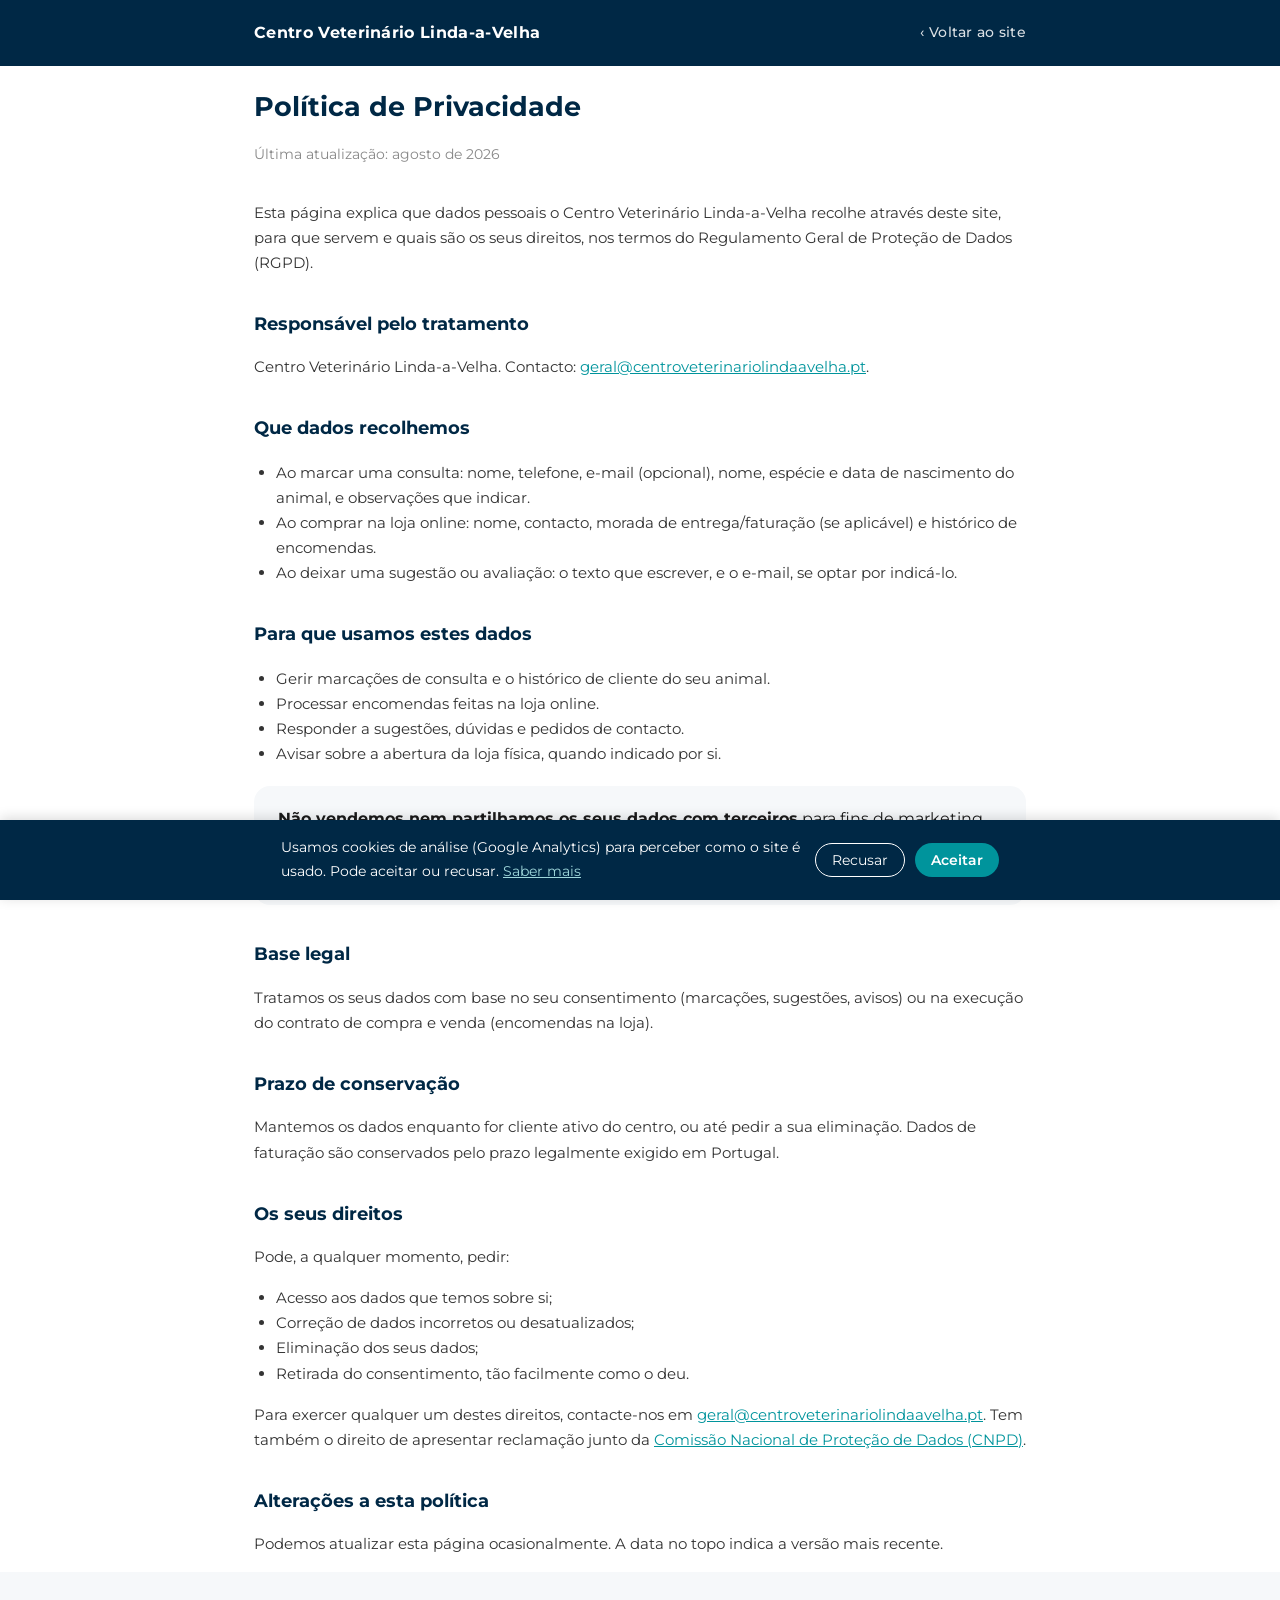
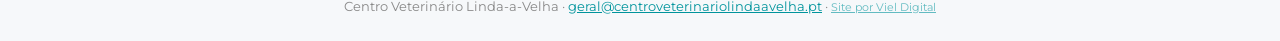
<file: privacidade.html>
<!DOCTYPE html>
<html lang="pt-PT">
<head>
<meta charset="UTF-8">
<meta name="viewport" content="width=device-width, initial-scale=1">
<title>Política de Privacidade | Centro Veterinário Linda-a-Velha</title>
<meta name="description" content="Política de Privacidade e proteção de dados do Centro Veterinário Linda-a-Velha.">
<!-- Google tag (gtag.js) — só carrega depois de consentimento (RGPD) -->
<script>
(function(){
  var GA_ID = 'G-DHE4H19WJS';
  function loadGA(){
    if (window.__gaLoaded) return;
    window.__gaLoaded = true;
    var s = document.createElement('script');
    s.async = true;
    s.src = 'https://www.googletagmanager.com/gtag/js?id=' + GA_ID;
    document.head.appendChild(s);
    window.dataLayer = window.dataLayer || [];
    window.gtag = function(){ dataLayer.push(arguments); };
    gtag('js', new Date());
    gtag('config', GA_ID);
  }
  var consent = localStorage.getItem('cookie_consent');
  if (consent === 'accepted') { loadGA(); }
  window.addEventListener('DOMContentLoaded', function(){
    if (localStorage.getItem('cookie_consent')) return;
    var b = document.createElement('div');
    b.id = 'cookieBanner';
    b.style.cssText = 'position:fixed;left:0;right:0;bottom:0;z-index:9999;background:#002845;color:#fff;padding:16px 20px;display:flex;flex-wrap:wrap;align-items:center;justify-content:center;gap:14px;font-family:Montserrat,sans-serif;font-size:0.9rem;box-shadow:0 -2px 12px rgba(0,0,0,.15);';
    b.innerHTML = '<span style="max-width:520px;">Usamos cookies de análise (Google Analytics) para perceber como o site é usado. Pode aceitar ou recusar. <a href="privacidade.html" style="color:#9fd8dc;text-decoration:underline;">Saber mais</a></span>' +
      '<span style="display:flex;gap:10px;">' +
      '<button id="cookieDecline" style="background:transparent;color:#fff;border:1px solid #fff;border-radius:999px;padding:8px 16px;cursor:pointer;font-family:inherit;font-size:0.85rem;">Recusar</button>' +
      '<button id="cookieAccept" style="background:#00949c;color:#fff;border:none;border-radius:999px;padding:8px 16px;cursor:pointer;font-family:inherit;font-size:0.85rem;font-weight:600;">Aceitar</button>' +
      '</span>';
    document.body.appendChild(b);
    document.getElementById('cookieAccept').onclick = function(){
      localStorage.setItem('cookie_consent', 'accepted');
      loadGA();
      b.remove();
    };
    document.getElementById('cookieDecline').onclick = function(){
      localStorage.setItem('cookie_consent', 'declined');
      b.remove();
    };
  });
})();
</script>
<link rel="preconnect" href="https://fonts.googleapis.com">
<link href="https://fonts.googleapis.com/css2?family=Montserrat:wght@400;500;600;700;800&display=swap" rel="stylesheet">
<style>
  :root {
    --navy: #002845; --teal: #00949C; --ink: #1A1A1A;
    --border: #E4E9ED; --bg-alt: #F6F8FA; --radius-pill: 999px;
  }
  * { box-sizing: border-box; }
  body { font-family: 'Montserrat', sans-serif; color: var(--ink); margin: 0; line-height: 1.65; background: #fff; }
  .wrap { max-width: 820px; margin: 0 auto; padding: 0 24px; }
  header { background: var(--navy); padding: 20px 0; }
  header .wrap { display: flex; align-items: center; justify-content: space-between; }
  header a { color: #fff; text-decoration: none; font-weight: 700; letter-spacing: 0.02em; }
  header a.back { font-weight: 500; opacity: 0.85; font-size: 0.9rem; }
  main { padding: 48px 0 80px; }
  h1 { color: var(--navy); font-size: 1.7rem; margin-bottom: 6px; }
  .updated { color: #888; font-size: 0.85rem; margin-bottom: 34px; }
  h2 { color: var(--navy); font-size: 1.15rem; margin-top: 34px; }
  p, li { color: #333; font-size: 0.95rem; }
  ul { padding-left: 22px; }
  a { color: var(--teal); }
  .box { background: var(--bg-alt); border-radius: 16px; padding: 20px 24px; margin: 20px 0; }
  footer { background: var(--bg-alt); padding: 24px 0; text-align: center; font-size: 0.82rem; color: #888; }
</style>
</head>
<body>
<header>
  <div class="wrap">
    <a href="index.html">Centro Veterinário Linda-a-Velha</a>
    <a class="back" href="index.html">‹ Voltar ao site</a>
  </div>
</header>

<main class="wrap">
  <h1>Política de Privacidade</h1>
  <p class="updated">Última atualização: agosto de 2026</p>

  <p>Esta página explica que dados pessoais o Centro Veterinário Linda-a-Velha recolhe através deste site, para que servem e quais são os seus direitos, nos termos do Regulamento Geral de Proteção de Dados (RGPD).</p>

  <h2>Responsável pelo tratamento</h2>
  <p>Centro Veterinário Linda-a-Velha. Contacto: <a href="mailto:geral@centroveterinariolindaavelha.pt">geral@centroveterinariolindaavelha.pt</a>.</p>

  <h2>Que dados recolhemos</h2>
  <ul>
    <li>Ao marcar uma consulta: nome, telefone, e-mail (opcional), nome, espécie e data de nascimento do animal, e observações que indicar.</li>
    <li>Ao comprar na loja online: nome, contacto, morada de entrega/faturação (se aplicável) e histórico de encomendas.</li>
    <li>Ao deixar uma sugestão ou avaliação: o texto que escrever, e o e-mail, se optar por indicá-lo.</li>
  </ul>

  <h2>Para que usamos estes dados</h2>
  <ul>
    <li>Gerir marcações de consulta e o histórico de cliente do seu animal.</li>
    <li>Processar encomendas feitas na loja online.</li>
    <li>Responder a sugestões, dúvidas e pedidos de contacto.</li>
    <li>Avisar sobre a abertura da loja física, quando indicado por si.</li>
  </ul>

  <div class="box">
    <strong>Não vendemos nem partilhamos os seus dados com terceiros</strong> para fins de marketing. Os dados só são acedidos pela equipa do Centro Veterinário Linda-a-Velha, para as finalidades acima.
  </div>

  <h2>Base legal</h2>
  <p>Tratamos os seus dados com base no seu consentimento (marcações, sugestões, avisos) ou na execução do contrato de compra e venda (encomendas na loja).</p>

  <h2>Prazo de conservação</h2>
  <p>Mantemos os dados enquanto for cliente ativo do centro, ou até pedir a sua eliminação. Dados de faturação são conservados pelo prazo legalmente exigido em Portugal.</p>

  <h2>Os seus direitos</h2>
  <p>Pode, a qualquer momento, pedir:</p>
  <ul>
    <li>Acesso aos dados que temos sobre si;</li>
    <li>Correção de dados incorretos ou desatualizados;</li>
    <li>Eliminação dos seus dados;</li>
    <li>Retirada do consentimento, tão facilmente como o deu.</li>
  </ul>
  <p>Para exercer qualquer um destes direitos, contacte-nos em <a href="mailto:geral@centroveterinariolindaavelha.pt">geral@centroveterinariolindaavelha.pt</a>. Tem também o direito de apresentar reclamação junto da <a href="https://www.cnpd.pt" target="_blank">Comissão Nacional de Proteção de Dados (CNPD)</a>.</p>

  <h2>Alterações a esta política</h2>
  <p>Podemos atualizar esta página ocasionalmente. A data no topo indica a versão mais recente.</p>
</main>

<footer>
  Centro Veterinário Linda-a-Velha · <a href="mailto:geral@centroveterinariolindaavelha.pt">geral@centroveterinariolindaavelha.pt</a> · <a href="https://hugovielportugal-lab.github.io/Viel/" target="_blank" rel="noopener" style="opacity:.6; font-size:.85em;">Site por Viel Digital</a>
</footer>
</body>
</html>
</file>
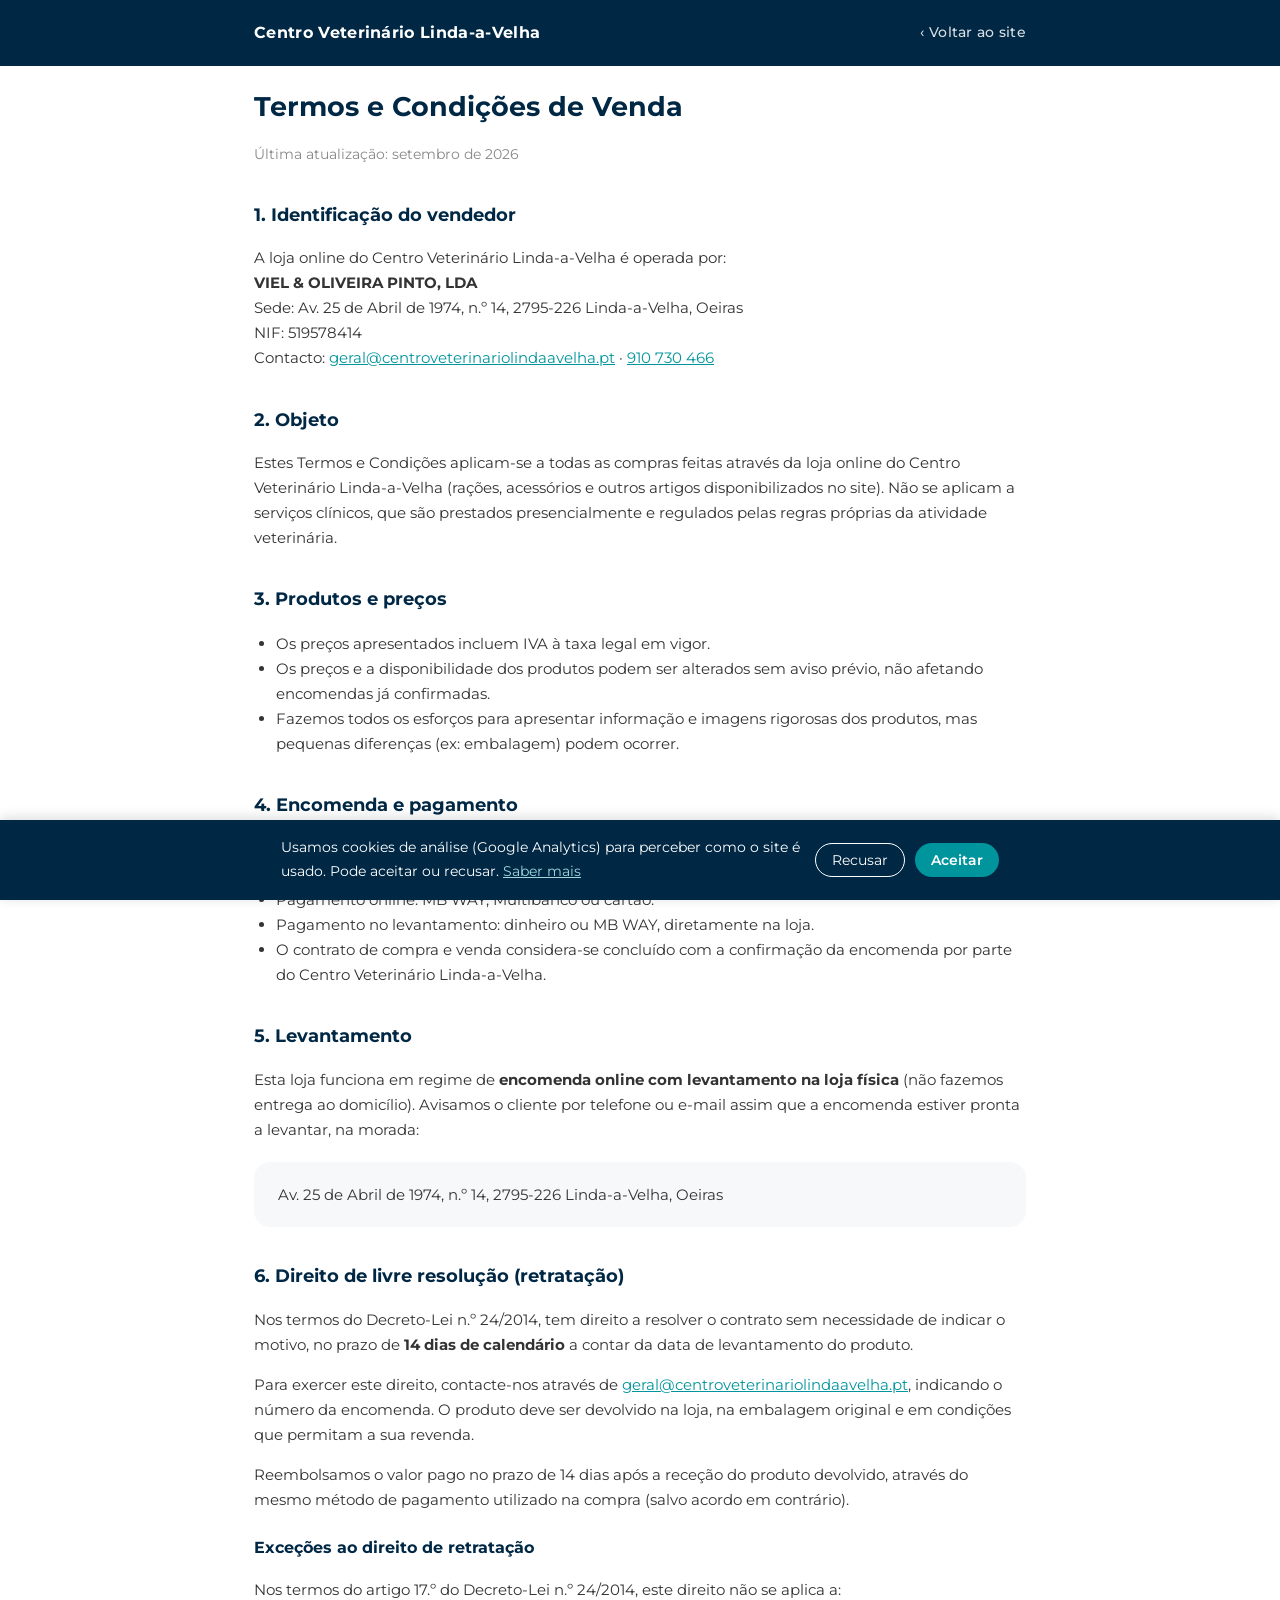
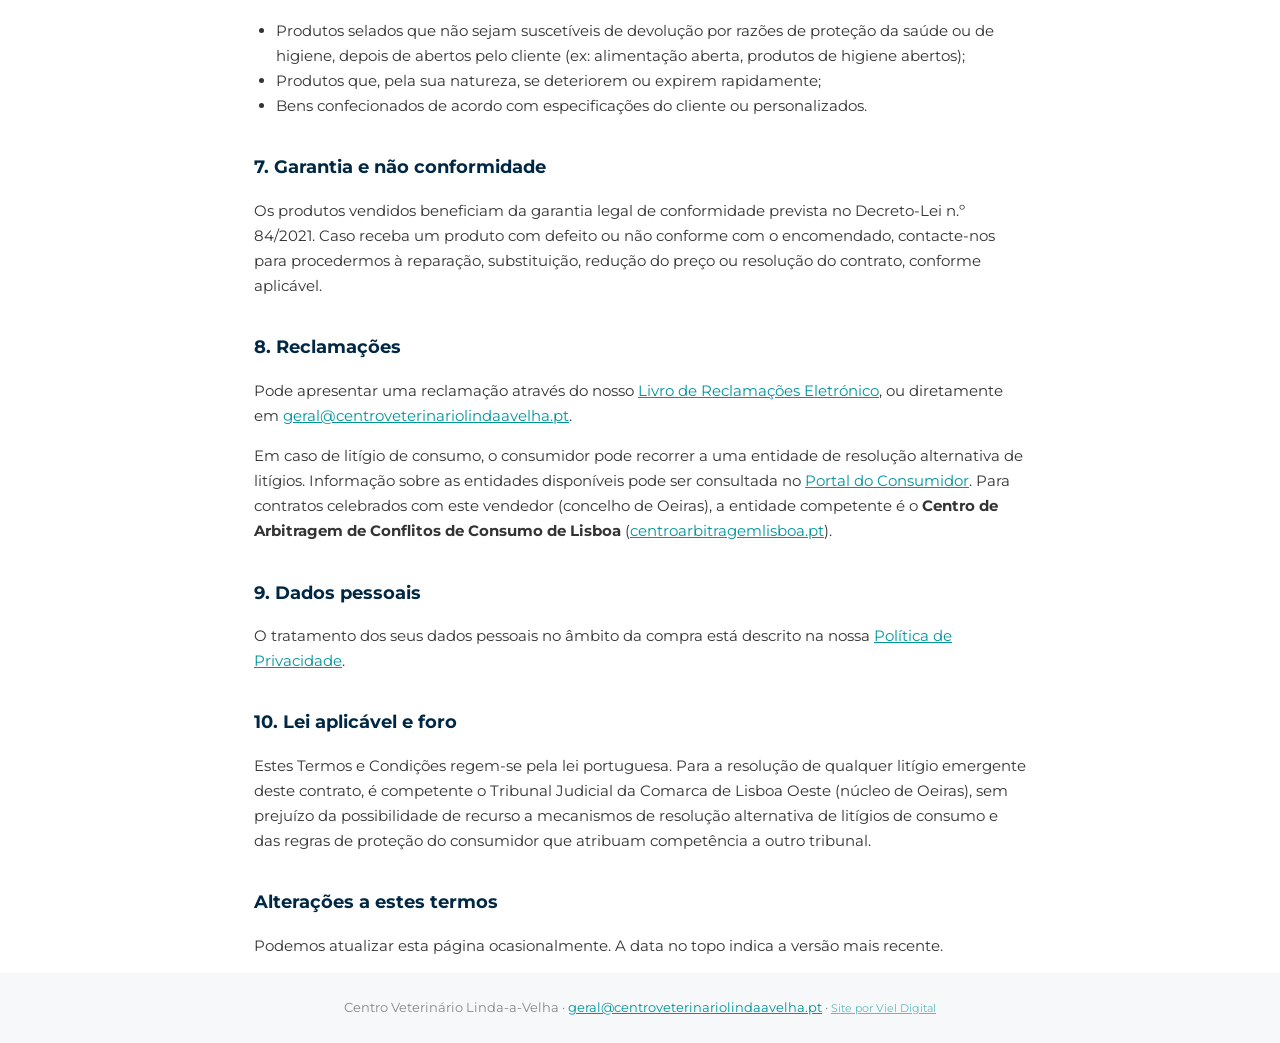
<file: termos.html>
<!DOCTYPE html>
<html lang="pt-PT">
<head>
<meta charset="UTF-8">
<meta name="viewport" content="width=device-width, initial-scale=1">
<title>Termos e Condições de Venda | Centro Veterinário Linda-a-Velha</title>
<meta name="description" content="Termos e Condições de Venda da loja online do Centro Veterinário Linda-a-Velha.">
<!-- Google tag (gtag.js) — só carrega depois de consentimento (RGPD) -->
<script>
(function(){
  var GA_ID = 'G-DHE4H19WJS';
  function loadGA(){
    if (window.__gaLoaded) return;
    window.__gaLoaded = true;
    var s = document.createElement('script');
    s.async = true;
    s.src = 'https://www.googletagmanager.com/gtag/js?id=' + GA_ID;
    document.head.appendChild(s);
    window.dataLayer = window.dataLayer || [];
    window.gtag = function(){ dataLayer.push(arguments); };
    gtag('js', new Date());
    gtag('config', GA_ID);
  }
  var consent = localStorage.getItem('cookie_consent');
  if (consent === 'accepted') { loadGA(); }
  window.addEventListener('DOMContentLoaded', function(){
    if (localStorage.getItem('cookie_consent')) return;
    var b = document.createElement('div');
    b.id = 'cookieBanner';
    b.style.cssText = 'position:fixed;left:0;right:0;bottom:0;z-index:9999;background:#002845;color:#fff;padding:16px 20px;display:flex;flex-wrap:wrap;align-items:center;justify-content:center;gap:14px;font-family:Montserrat,sans-serif;font-size:0.9rem;box-shadow:0 -2px 12px rgba(0,0,0,.15);';
    b.innerHTML = '<span style="max-width:520px;">Usamos cookies de análise (Google Analytics) para perceber como o site é usado. Pode aceitar ou recusar. <a href="privacidade.html" style="color:#9fd8dc;text-decoration:underline;">Saber mais</a></span>' +
      '<span style="display:flex;gap:10px;">' +
      '<button id="cookieDecline" style="background:transparent;color:#fff;border:1px solid #fff;border-radius:999px;padding:8px 16px;cursor:pointer;font-family:inherit;font-size:0.85rem;">Recusar</button>' +
      '<button id="cookieAccept" style="background:#00949c;color:#fff;border:none;border-radius:999px;padding:8px 16px;cursor:pointer;font-family:inherit;font-size:0.85rem;font-weight:600;">Aceitar</button>' +
      '</span>';
    document.body.appendChild(b);
    document.getElementById('cookieAccept').onclick = function(){
      localStorage.setItem('cookie_consent', 'accepted');
      loadGA();
      b.remove();
    };
    document.getElementById('cookieDecline').onclick = function(){
      localStorage.setItem('cookie_consent', 'declined');
      b.remove();
    };
  });
})();
</script>
<link rel="preconnect" href="https://fonts.googleapis.com">
<link href="https://fonts.googleapis.com/css2?family=Montserrat:wght@400;500;600;700;800&display=swap" rel="stylesheet">
<style>
  :root {
    --navy: #002845; --teal: #00949C; --ink: #1A1A1A;
    --border: #E4E9ED; --bg-alt: #F6F8FA; --radius-pill: 999px;
  }
  * { box-sizing: border-box; }
  body { font-family: 'Montserrat', sans-serif; color: var(--ink); margin: 0; line-height: 1.65; background: #fff; }
  .wrap { max-width: 820px; margin: 0 auto; padding: 0 24px; }
  header { background: var(--navy); padding: 20px 0; }
  header .wrap { display: flex; align-items: center; justify-content: space-between; }
  header a { color: #fff; text-decoration: none; font-weight: 700; letter-spacing: 0.02em; }
  header a.back { font-weight: 500; opacity: 0.85; font-size: 0.9rem; }
  main { padding: 48px 0 80px; }
  h1 { color: var(--navy); font-size: 1.7rem; margin-bottom: 6px; }
  .updated { color: #888; font-size: 0.85rem; margin-bottom: 34px; }
  h2 { color: var(--navy); font-size: 1.15rem; margin-top: 34px; }
  h3 { color: var(--navy); font-size: 1rem; margin-top: 22px; }
  p, li { color: #333; font-size: 0.95rem; }
  ul, ol { padding-left: 22px; }
  a { color: var(--teal); }
  .box { background: var(--bg-alt); border-radius: 16px; padding: 20px 24px; margin: 20px 0; }
  footer { background: var(--bg-alt); padding: 24px 0; text-align: center; font-size: 0.82rem; color: #888; }
</style>
</head>
<body>
<header>
  <div class="wrap">
    <a href="index.html">Centro Veterinário Linda-a-Velha</a>
    <a class="back" href="index.html">‹ Voltar ao site</a>
  </div>
</header>

<main class="wrap">
  <h1>Termos e Condições de Venda</h1>
  <p class="updated">Última atualização: setembro de 2026</p>

  <h2>1. Identificação do vendedor</h2>
  <p>
    A loja online do Centro Veterinário Linda-a-Velha é operada por:<br>
    <strong>VIEL &amp; OLIVEIRA PINTO, LDA</strong><br>
    Sede: Av. 25 de Abril de 1974, n.º 14, 2795-226 Linda-a-Velha, Oeiras<br>
    NIF: 519578414<br>
    Contacto: <a href="mailto:geral@centroveterinariolindaavelha.pt">geral@centroveterinariolindaavelha.pt</a> · <a href="tel:+351910730466">910 730 466</a>
  </p>

  <h2>2. Objeto</h2>
  <p>Estes Termos e Condições aplicam-se a todas as compras feitas através da loja online do Centro Veterinário Linda-a-Velha (rações, acessórios e outros artigos disponibilizados no site). Não se aplicam a serviços clínicos, que são prestados presencialmente e regulados pelas regras próprias da atividade veterinária.</p>

  <h2>3. Produtos e preços</h2>
  <ul>
    <li>Os preços apresentados incluem IVA à taxa legal em vigor.</li>
    <li>Os preços e a disponibilidade dos produtos podem ser alterados sem aviso prévio, não afetando encomendas já confirmadas.</li>
    <li>Fazemos todos os esforços para apresentar informação e imagens rigorosas dos produtos, mas pequenas diferenças (ex: embalagem) podem ocorrer.</li>
  </ul>

  <h2>4. Encomenda e pagamento</h2>
  <ul>
    <li>A encomenda é feita através do site e confirmada por e-mail/telefone quando estiver pronta para levantamento.</li>
    <li>Pagamento online: MB WAY, Multibanco ou cartão.</li>
    <li>Pagamento no levantamento: dinheiro ou MB WAY, diretamente na loja.</li>
    <li>O contrato de compra e venda considera-se concluído com a confirmação da encomenda por parte do Centro Veterinário Linda-a-Velha.</li>
  </ul>

  <h2>5. Levantamento</h2>
  <p>Esta loja funciona em regime de <strong>encomenda online com levantamento na loja física</strong> (não fazemos entrega ao domicílio). Avisamos o cliente por telefone ou e-mail assim que a encomenda estiver pronta a levantar, na morada:</p>
  <p class="box">Av. 25 de Abril de 1974, n.º 14, 2795-226 Linda-a-Velha, Oeiras</p>

  <h2>6. Direito de livre resolução (retratação)</h2>
  <p>Nos termos do Decreto-Lei n.º 24/2014, tem direito a resolver o contrato sem necessidade de indicar o motivo, no prazo de <strong>14 dias de calendário</strong> a contar da data de levantamento do produto.</p>
  <p>Para exercer este direito, contacte-nos através de <a href="mailto:geral@centroveterinariolindaavelha.pt">geral@centroveterinariolindaavelha.pt</a>, indicando o número da encomenda. O produto deve ser devolvido na loja, na embalagem original e em condições que permitam a sua revenda.</p>
  <p>Reembolsamos o valor pago no prazo de 14 dias após a receção do produto devolvido, através do mesmo método de pagamento utilizado na compra (salvo acordo em contrário).</p>
  <h3>Exceções ao direito de retratação</h3>
  <p>Nos termos do artigo 17.º do Decreto-Lei n.º 24/2014, este direito não se aplica a:</p>
  <ul>
    <li>Produtos selados que não sejam suscetíveis de devolução por razões de proteção da saúde ou de higiene, depois de abertos pelo cliente (ex: alimentação aberta, produtos de higiene abertos);</li>
    <li>Produtos que, pela sua natureza, se deteriorem ou expirem rapidamente;</li>
    <li>Bens confecionados de acordo com especificações do cliente ou personalizados.</li>
  </ul>

  <h2>7. Garantia e não conformidade</h2>
  <p>Os produtos vendidos beneficiam da garantia legal de conformidade prevista no Decreto-Lei n.º 84/2021. Caso receba um produto com defeito ou não conforme com o encomendado, contacte-nos para procedermos à reparação, substituição, redução do preço ou resolução do contrato, conforme aplicável.</p>

  <h2>8. Reclamações</h2>
  <p>Pode apresentar uma reclamação através do nosso <a href="https://www.livroreclamacoes.pt" target="_blank" rel="noopener">Livro de Reclamações Eletrónico</a>, ou diretamente em <a href="mailto:geral@centroveterinariolindaavelha.pt">geral@centroveterinariolindaavelha.pt</a>.</p>
  <p>Em caso de litígio de consumo, o consumidor pode recorrer a uma entidade de resolução alternativa de litígios. Informação sobre as entidades disponíveis pode ser consultada no <a href="https://www.consumidor.gov.pt" target="_blank" rel="noopener">Portal do Consumidor</a>. Para contratos celebrados com este vendedor (concelho de Oeiras), a entidade competente é o <strong>Centro de Arbitragem de Conflitos de Consumo de Lisboa</strong> (<a href="https://www.centroarbitragemlisboa.pt" target="_blank" rel="noopener">centroarbitragemlisboa.pt</a>).</p>

  <h2>9. Dados pessoais</h2>
  <p>O tratamento dos seus dados pessoais no âmbito da compra está descrito na nossa <a href="privacidade.html">Política de Privacidade</a>.</p>

  <h2>10. Lei aplicável e foro</h2>
  <p>Estes Termos e Condições regem-se pela lei portuguesa. Para a resolução de qualquer litígio emergente deste contrato, é competente o Tribunal Judicial da Comarca de Lisboa Oeste (núcleo de Oeiras), sem prejuízo da possibilidade de recurso a mecanismos de resolução alternativa de litígios de consumo e das regras de proteção do consumidor que atribuam competência a outro tribunal.</p>

  <h2>Alterações a estes termos</h2>
  <p>Podemos atualizar esta página ocasionalmente. A data no topo indica a versão mais recente.</p>
</main>

<footer>
  Centro Veterinário Linda-a-Velha · <a href="mailto:geral@centroveterinariolindaavelha.pt">geral@centroveterinariolindaavelha.pt</a> · <a href="https://hugovielportugal-lab.github.io/Viel/" target="_blank" rel="noopener" style="opacity:.6; font-size:.85em;">Site por Viel Digital</a>
</footer>
</body>
</html>
</file>
